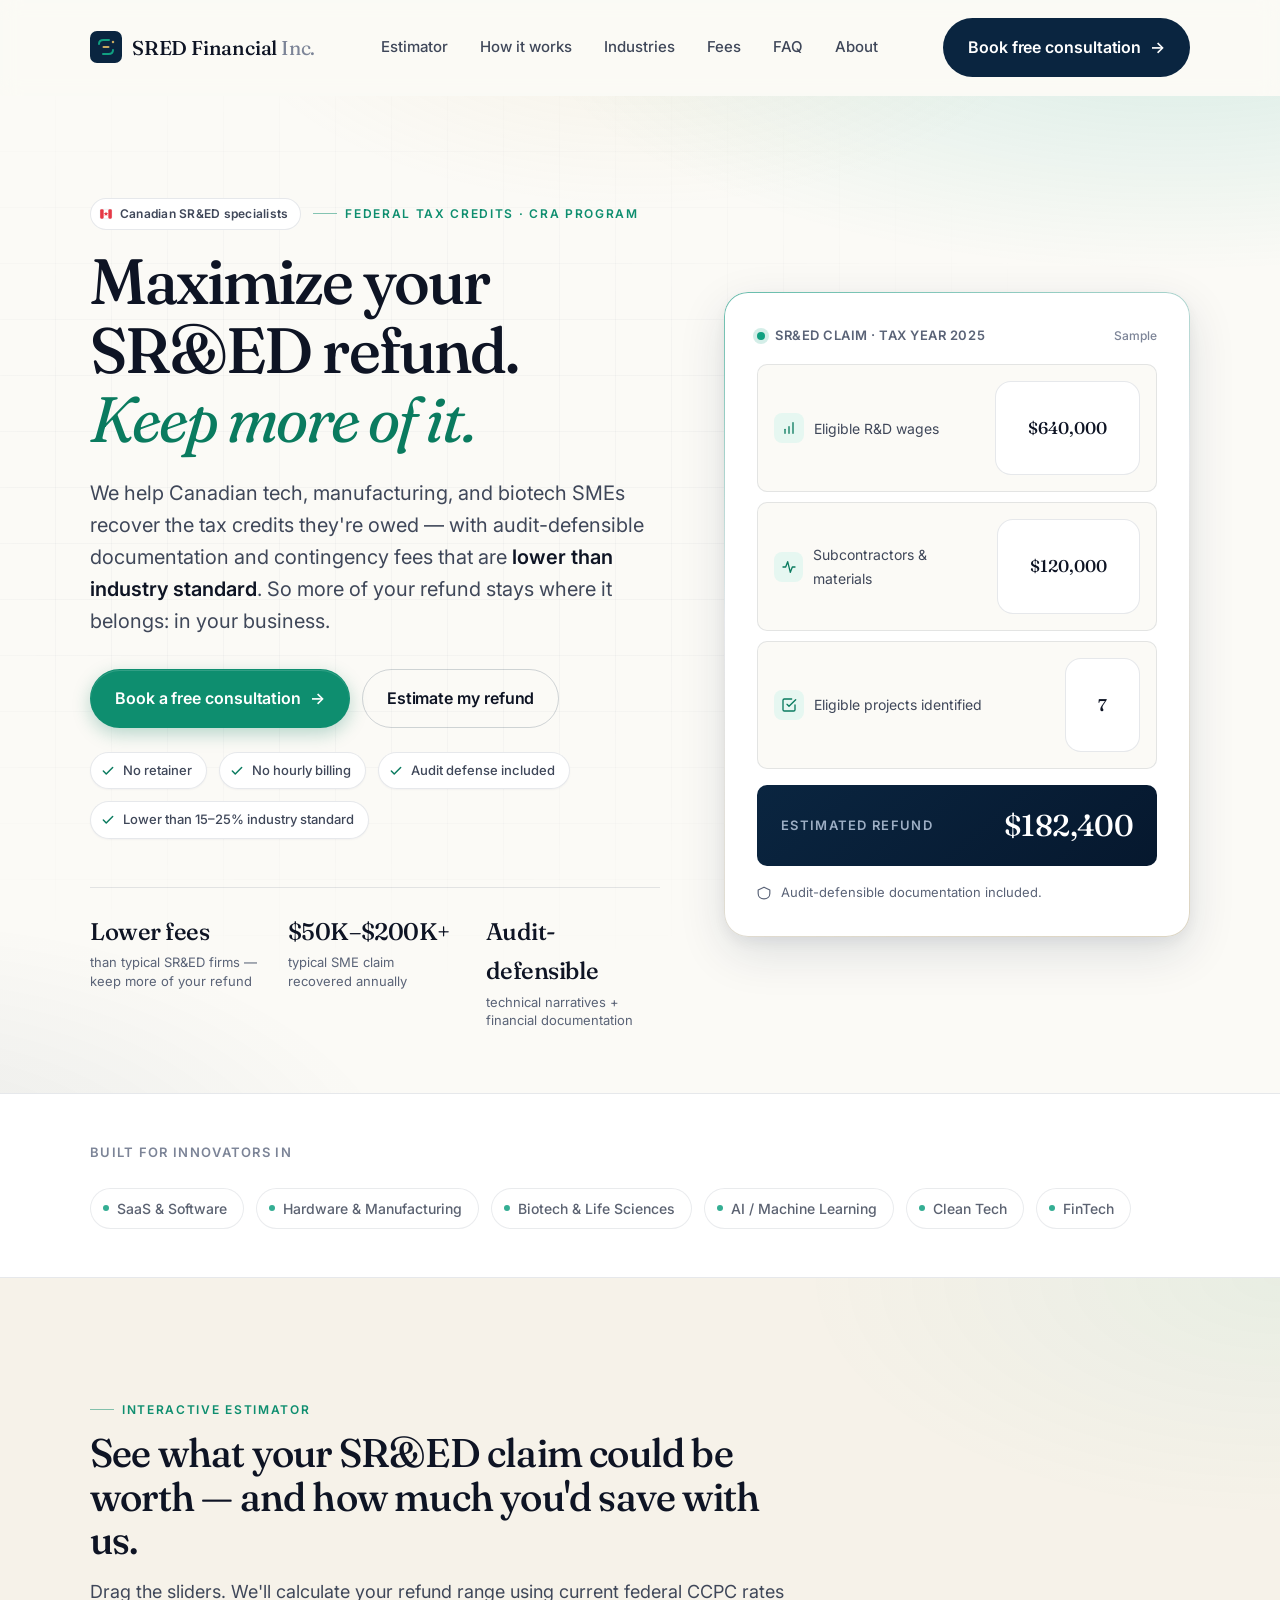
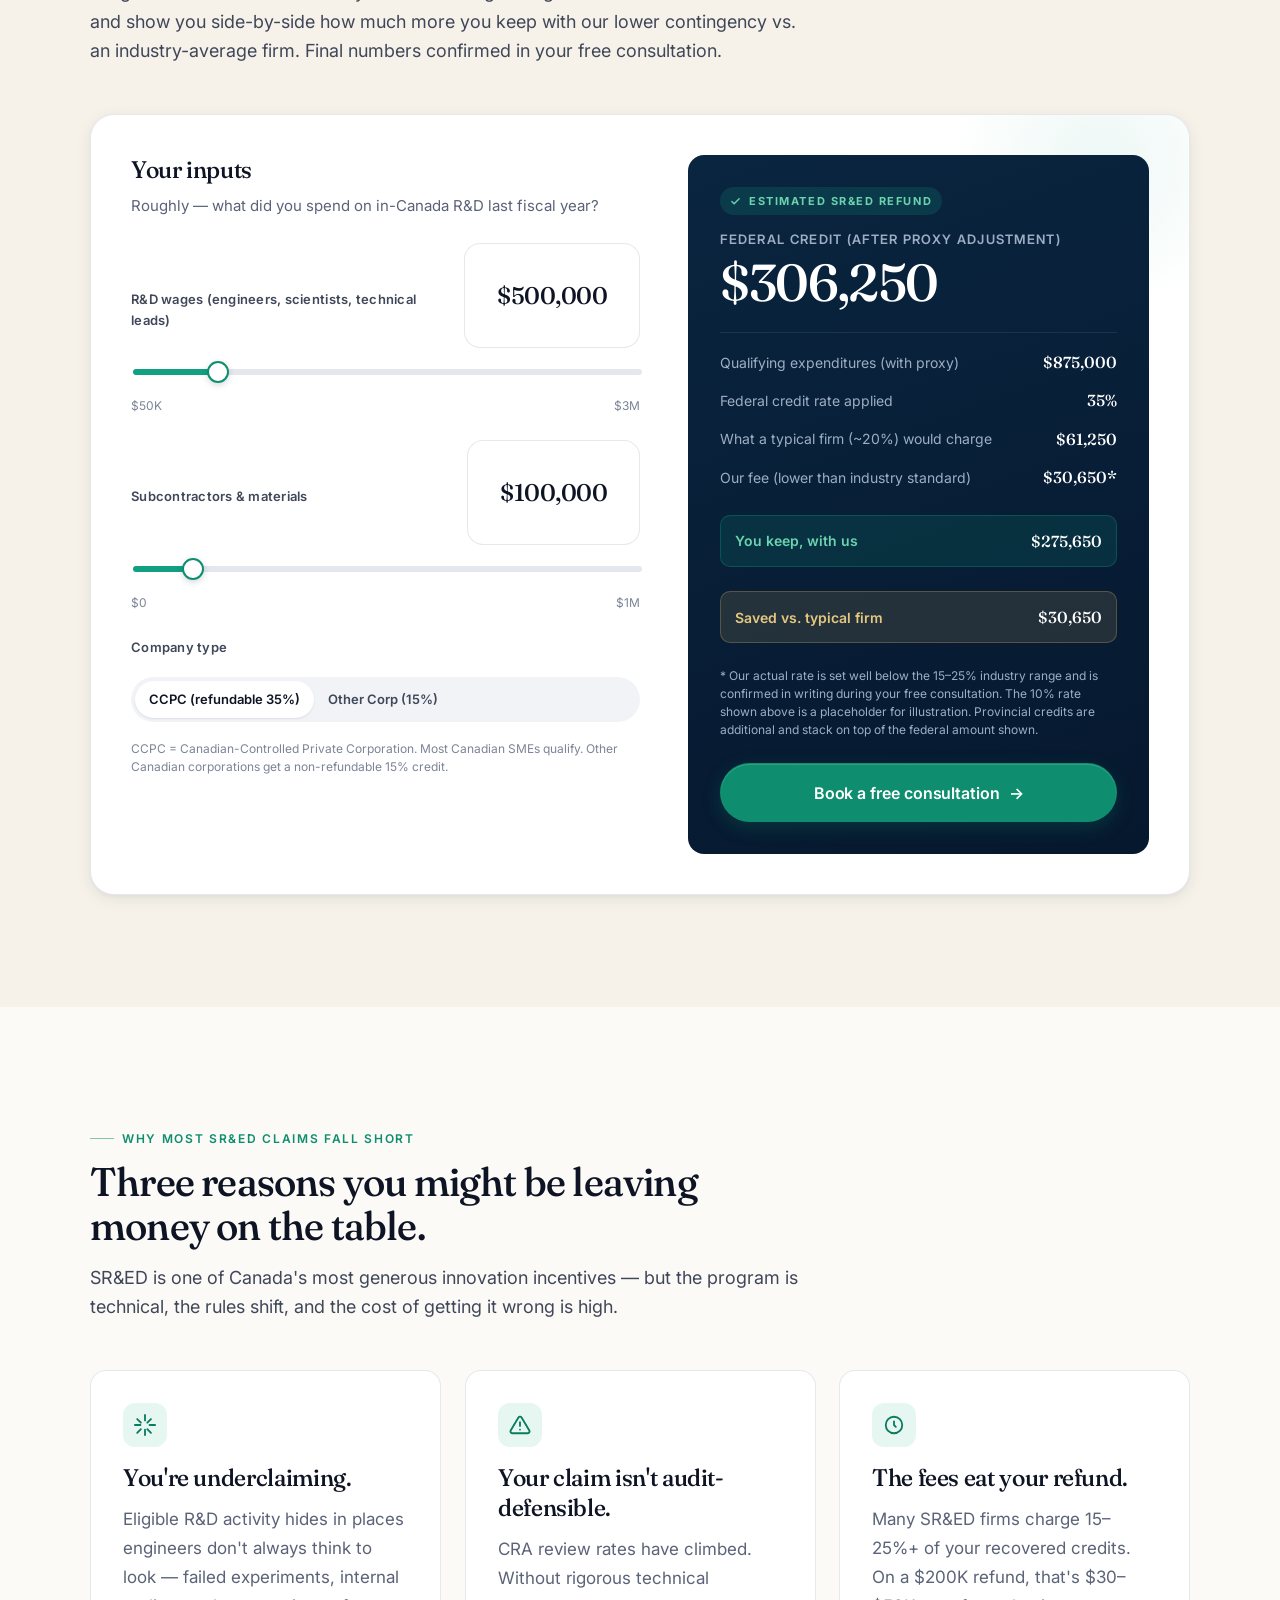
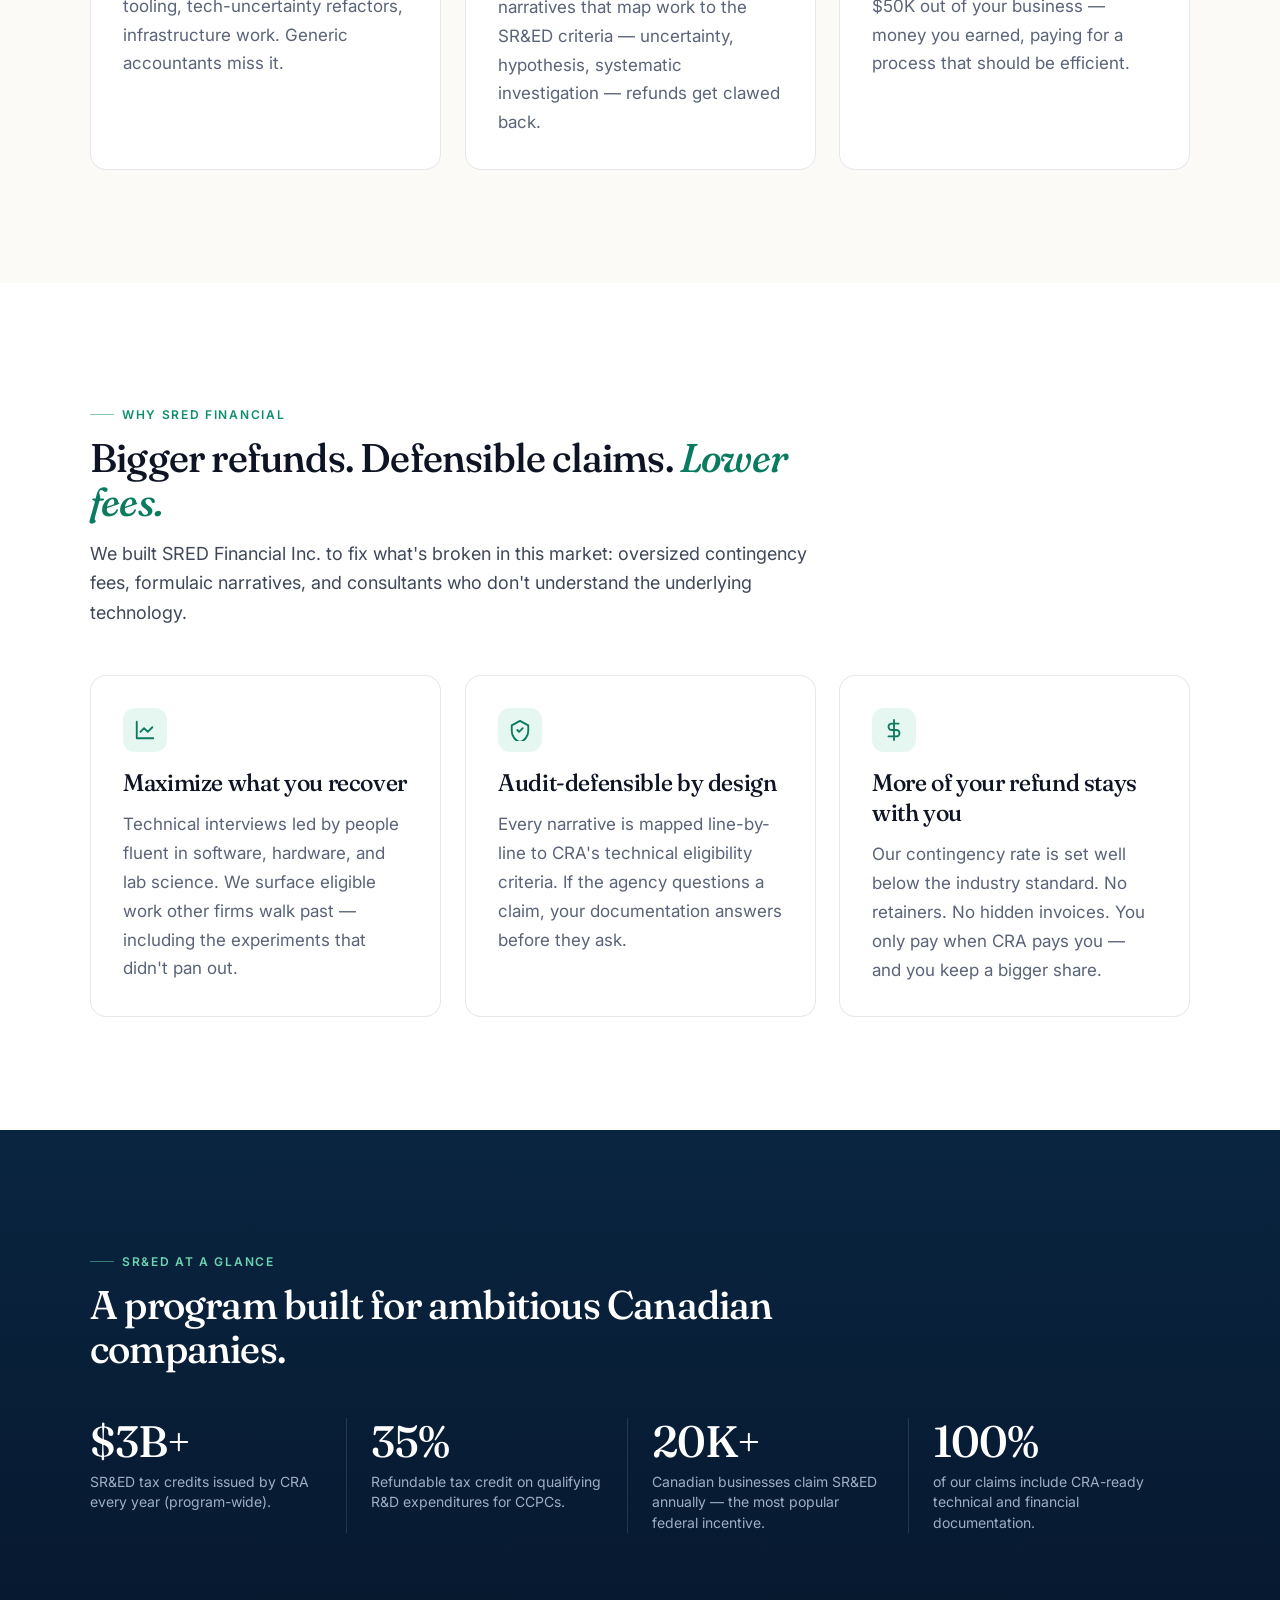
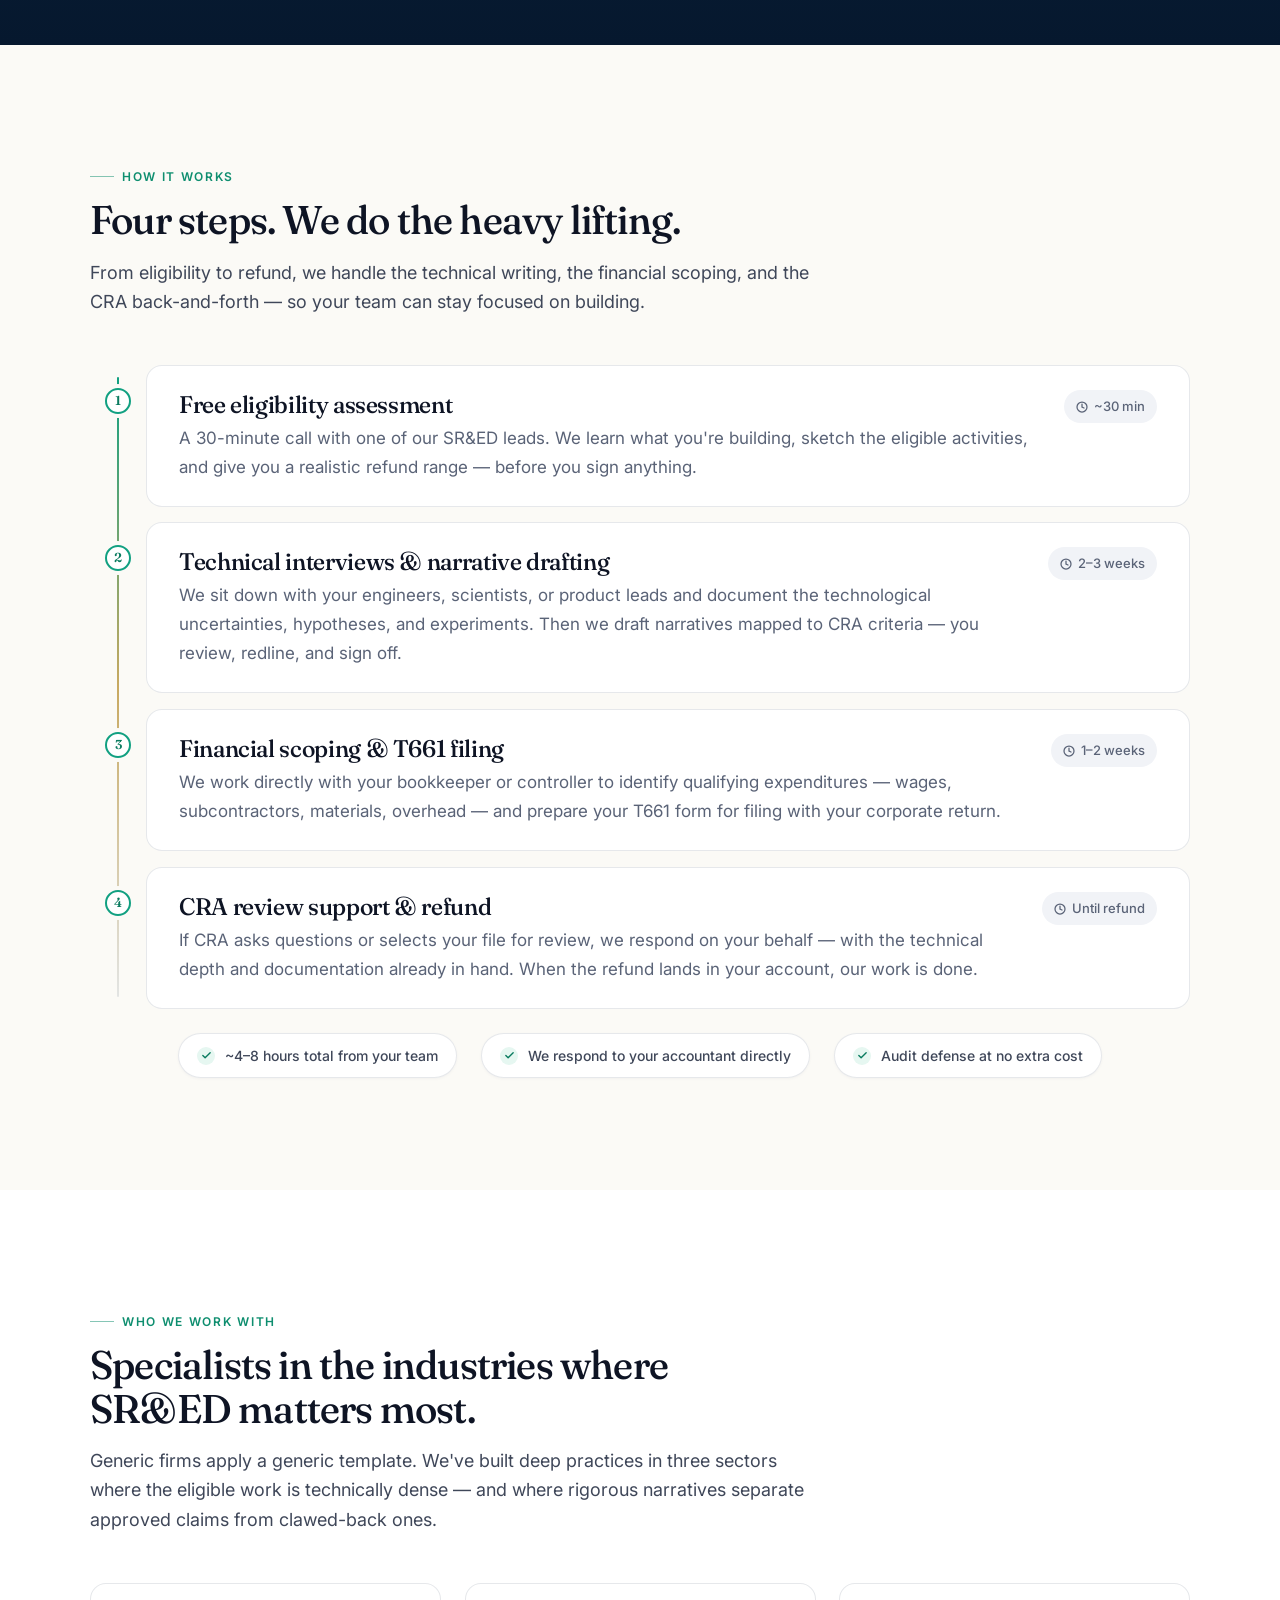
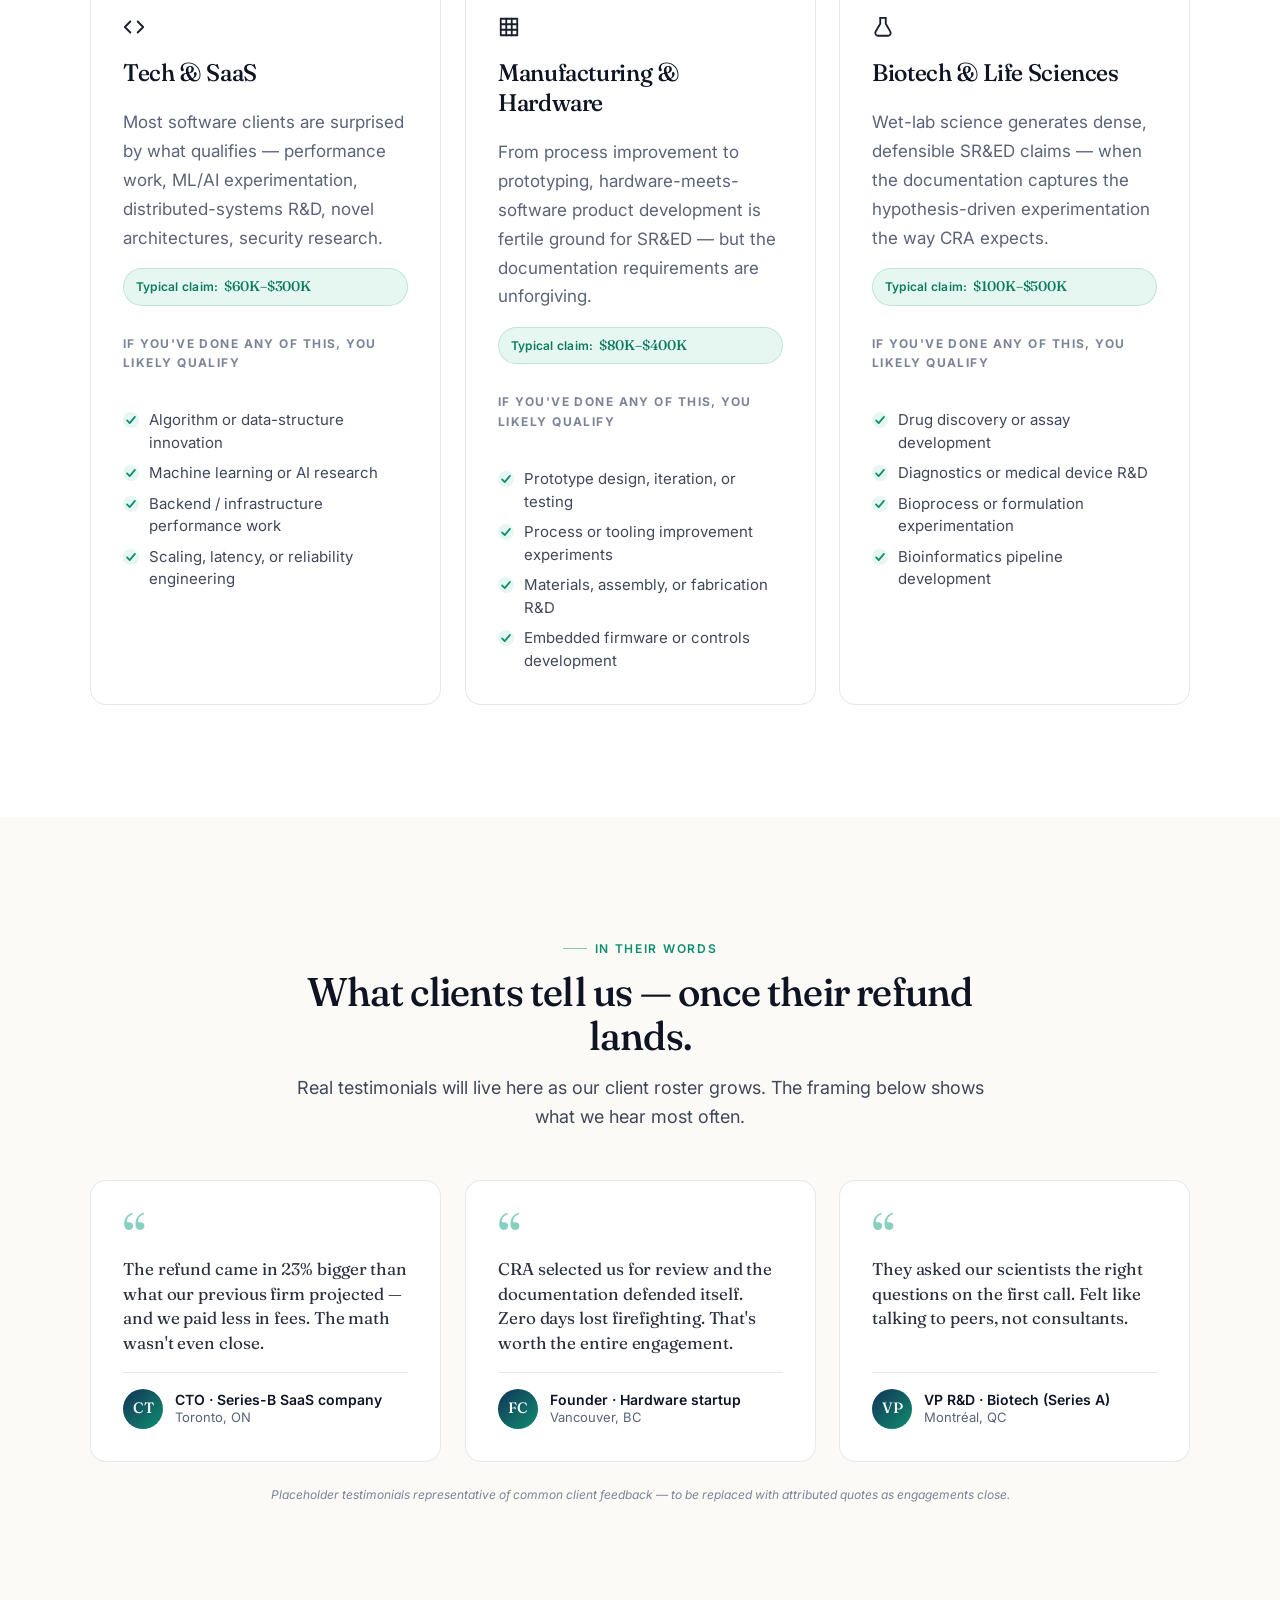
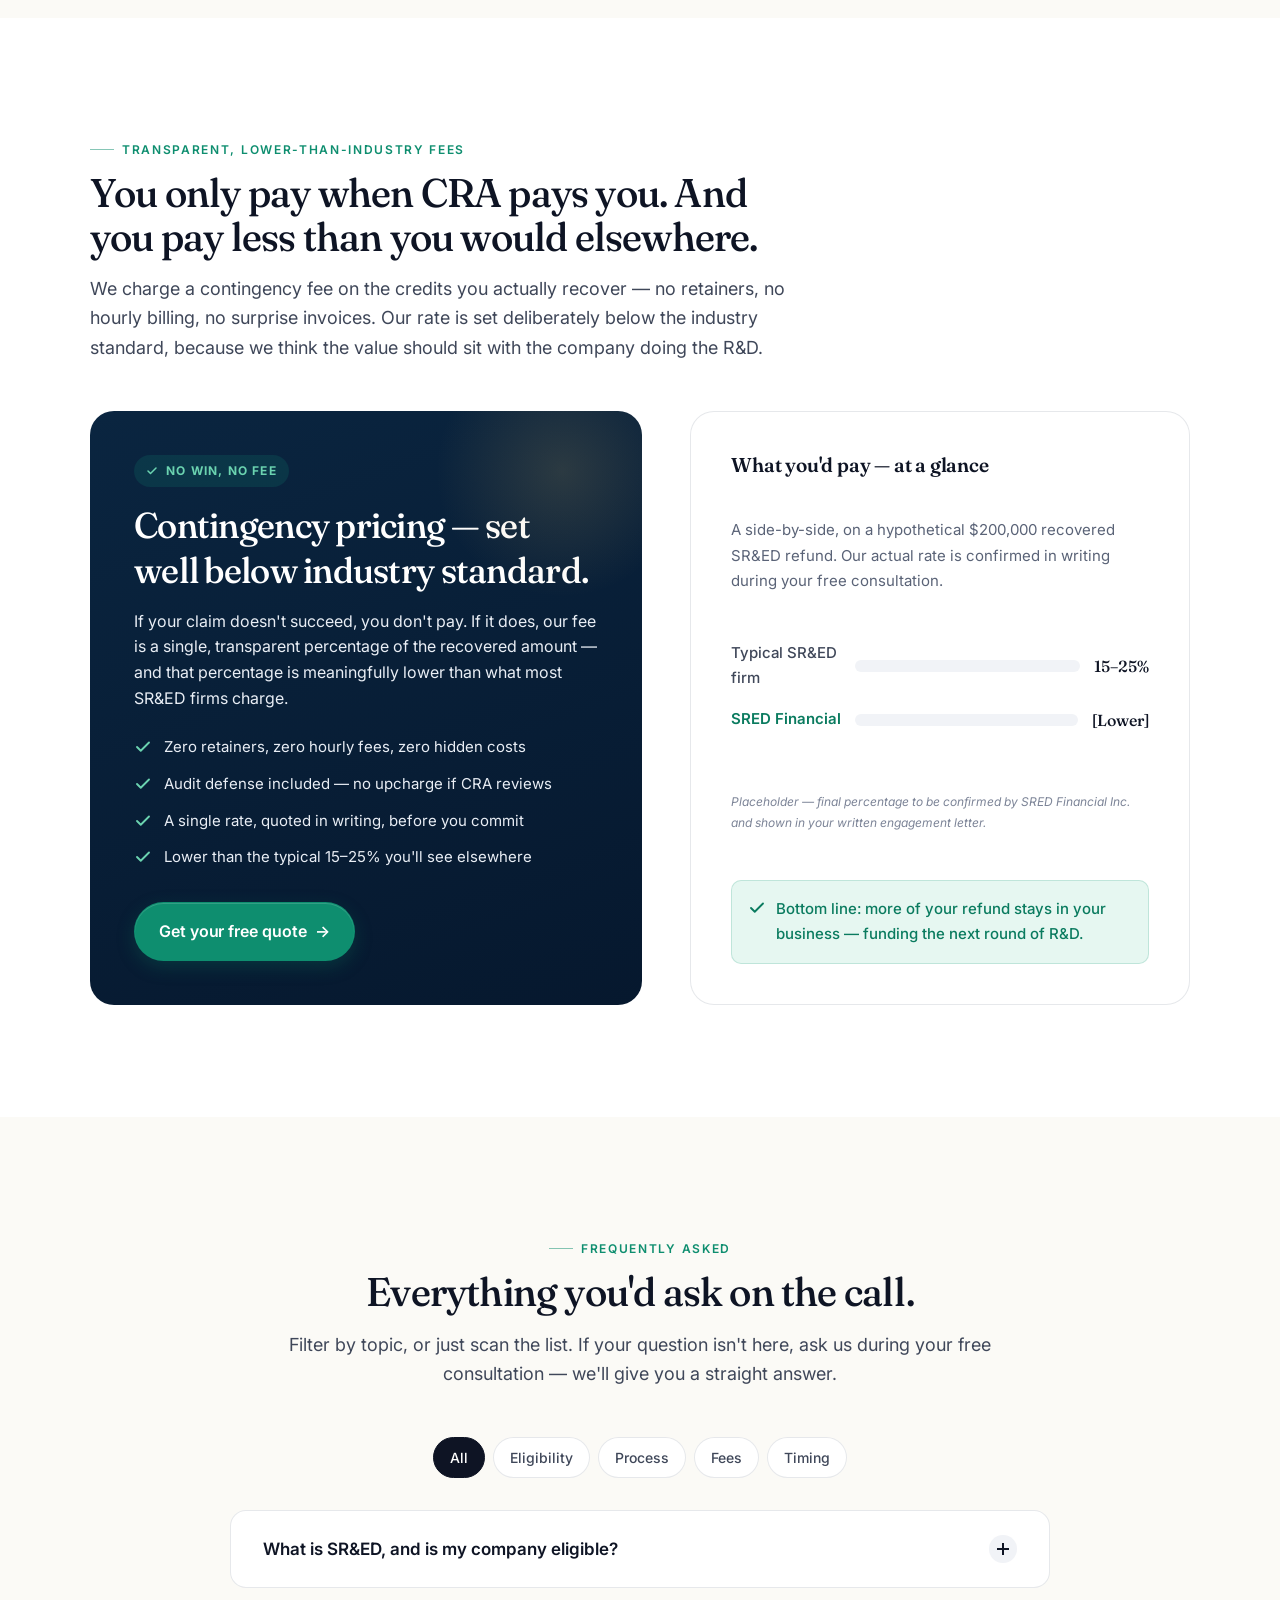
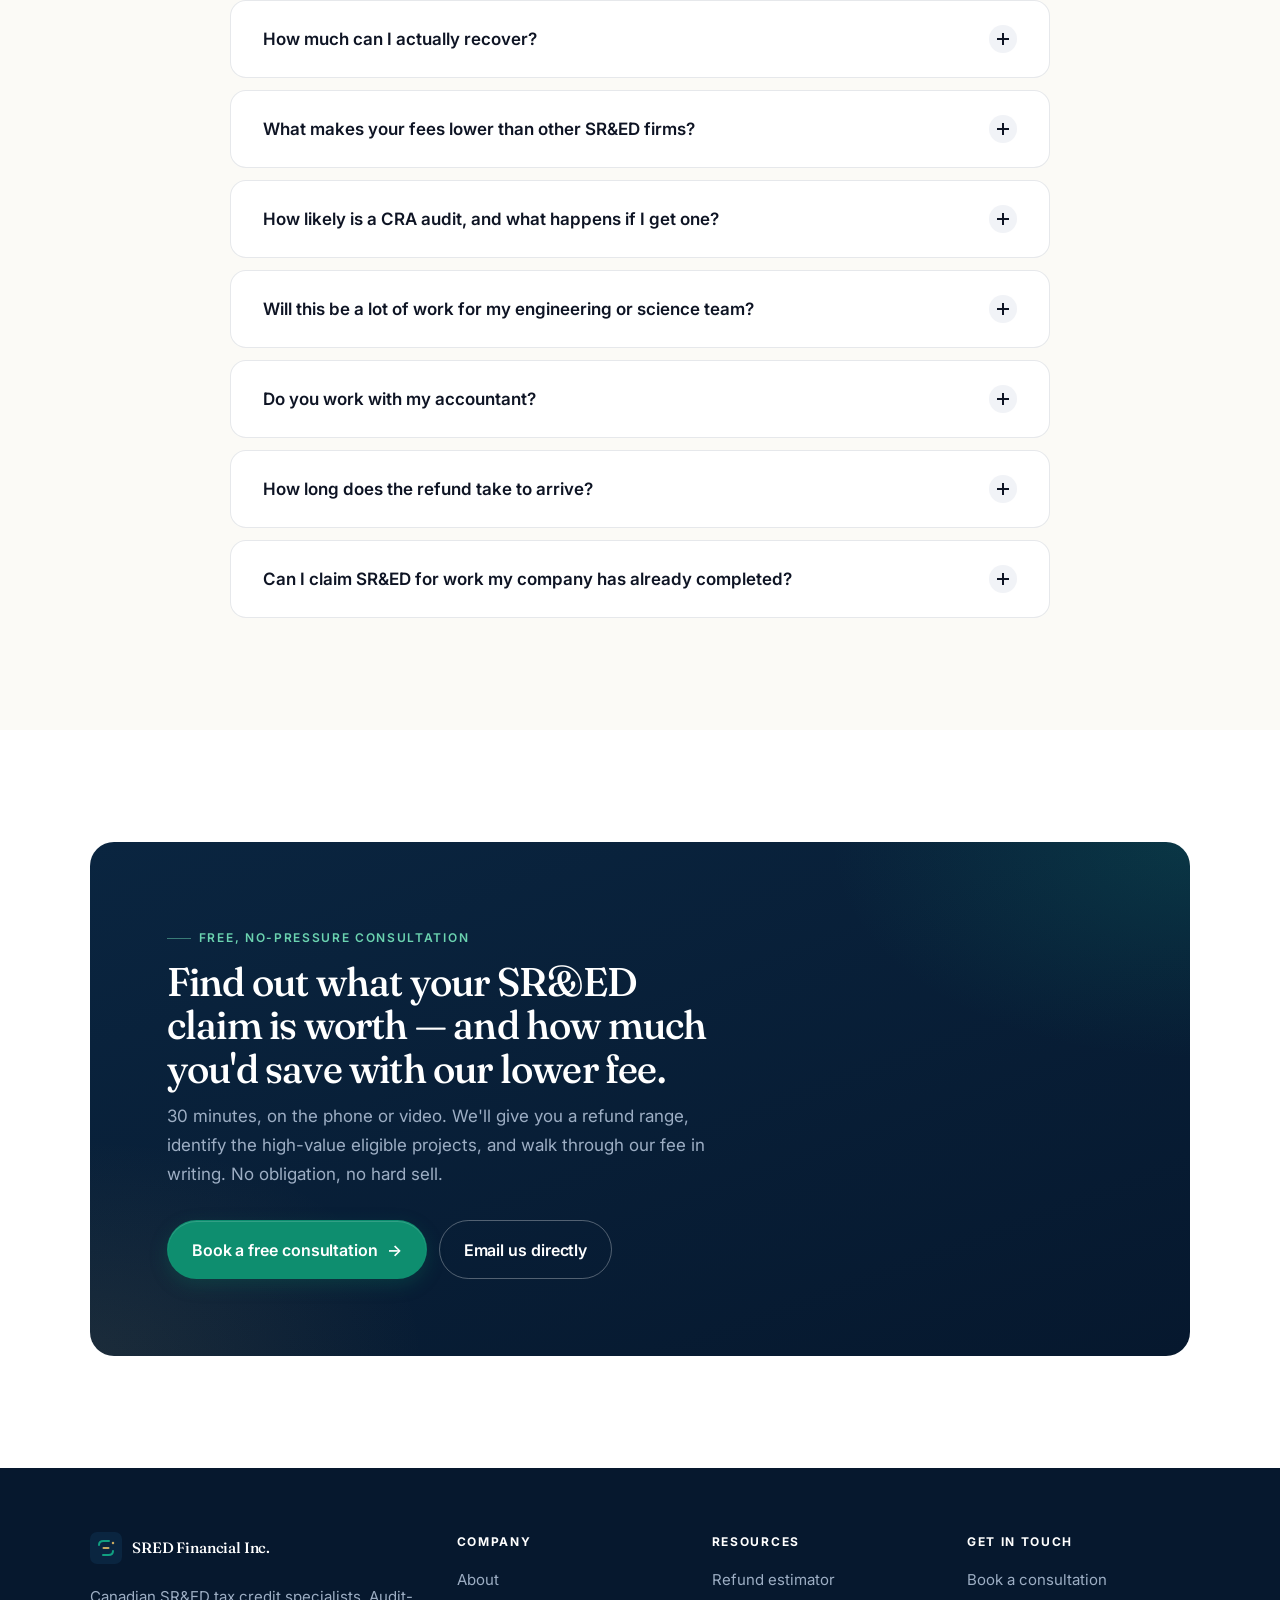
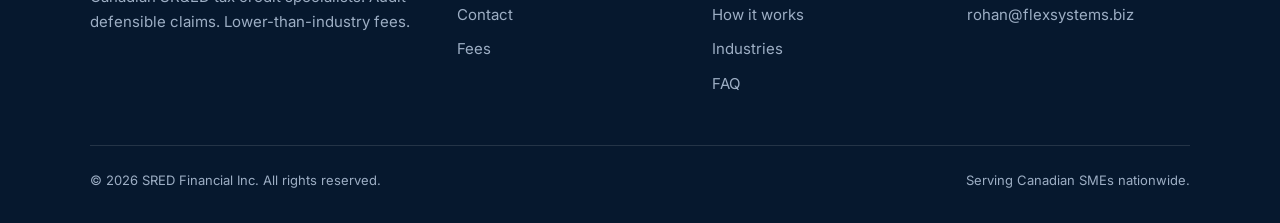
<file: index.html>
<!DOCTYPE html>
<html lang="en">
<head>
  <meta charset="UTF-8" />
  <meta name="viewport" content="width=device-width, initial-scale=1, viewport-fit=cover" />
  <meta name="theme-color" content="#0A2540" />

  <title>SRED Financial Inc. — Maximize Your SR&amp;ED Refund. Keep More of It.</title>
  <meta name="description" content="Canadian SR&amp;ED tax credit specialists for tech, manufacturing, and biotech SMEs. Audit-defensible claims, lower-than-industry contingency fees — more of your refund stays with you. Book a free consultation." />
  <meta name="author" content="SRED Financial Inc." />
  <meta name="robots" content="index, follow" />
  <link rel="canonical" href="https://sredfinancial.example/" />

  <!-- Open Graph -->
  <meta property="og:type" content="website" />
  <meta property="og:title" content="SRED Financial Inc. — Maximize Your SR&amp;ED Refund." />
  <meta property="og:description" content="Audit-defensible SR&amp;ED claims with lower-than-industry contingency fees. More of your refund stays with you." />
  <meta property="og:url" content="https://sredfinancial.example/" />
  <meta property="og:site_name" content="SRED Financial Inc." />
  <meta property="og:image" content="https://sredfinancial.example/assets/og-image.png" />
  <meta property="og:image:width" content="1200" />
  <meta property="og:image:height" content="630" />
  <meta property="og:image:type" content="image/png" />
  <meta property="og:locale" content="en_CA" />

  <!-- Twitter -->
  <meta name="twitter:card" content="summary_large_image" />
  <meta name="twitter:title" content="SRED Financial Inc. — Maximize Your SR&amp;ED Refund." />
  <meta name="twitter:description" content="Audit-defensible SR&amp;ED claims with lower-than-industry contingency fees." />
  <meta name="twitter:image" content="https://sredfinancial.example/assets/og-image.png" />

  <!-- Icons -->
  <link rel="icon" type="image/svg+xml" href="assets/favicon.svg" />

  <!-- Fonts -->
  <link rel="preconnect" href="https://fonts.googleapis.com" />
  <link rel="preconnect" href="https://fonts.gstatic.com" crossorigin />
  <link href="https://fonts.googleapis.com/css2?family=Fraunces:opsz,wght,SOFT@9..144,400..600,30&family=Inter:wght@400;500;600;700&display=swap" rel="stylesheet" />

  <!-- Styles -->
  <link rel="stylesheet" href="css/styles.css" />

  <!-- JSON-LD: Organization -->
  <script type="application/ld+json">
  {
    "@context": "https://schema.org",
    "@type": "ProfessionalService",
    "name": "SRED Financial Inc.",
    "description": "Canadian SR&ED tax credit consulting for tech, manufacturing, and biotech SMEs.",
    "areaServed": "CA",
    "serviceType": "SR&ED Tax Credit Consulting",
    "url": "https://sredfinancial.example/",
    "email": "rohan@flexsystems.biz"
  }
  </script>
</head>
<body>
  <a class="skip-link" href="#main">Skip to content</a>

  <!-- Scroll progress -->
  <div class="scroll-progress" aria-hidden="true"><span id="scrollProgressBar"></span></div>

  <!-- =========================== HEADER =========================== -->
  <header class="site-header" id="site-header">
    <div class="container">
      <nav class="nav" aria-label="Primary">
        <a href="index.html" class="brand" aria-label="SRED Financial Inc. — home">
          <img src="assets/logo.svg" alt="" class="brand-mark" width="32" height="32" />
          <span>SRED Financial<span style="color:var(--gray-500); font-weight:400;"> Inc.</span></span>
        </a>

        <div class="nav-links" role="menubar">
          <a href="#estimator" role="menuitem">Estimator</a>
          <a href="#how-it-works" role="menuitem">How it works</a>
          <a href="#industries" role="menuitem">Industries</a>
          <a href="#fees" role="menuitem">Fees</a>
          <a href="#faq" role="menuitem">FAQ</a>
          <a href="about.html" role="menuitem">About</a>
        </div>

        <div class="nav-cta">
          <a href="contact.html" class="btn btn-dark">
            Book free consultation
            <span class="arrow" aria-hidden="true">→</span>
          </a>
          <button class="nav-toggle" id="navToggle" aria-label="Toggle menu" aria-expanded="false" aria-controls="mobileMenu">
            <svg width="20" height="20" viewBox="0 0 24 24" fill="none" stroke="currentColor" stroke-width="2" stroke-linecap="round"><line x1="4" y1="7" x2="20" y2="7"/><line x1="4" y1="12" x2="20" y2="12"/><line x1="4" y1="17" x2="20" y2="17"/></svg>
          </button>
        </div>
      </nav>

      <div class="mobile-menu" id="mobileMenu" aria-label="Mobile">
        <a href="#estimator">Estimator</a>
        <a href="#how-it-works">How it works</a>
        <a href="#industries">Industries</a>
        <a href="#fees">Fees</a>
        <a href="#faq">FAQ</a>
        <a href="about.html">About</a>
        <a href="contact.html" class="btn btn-primary">Book free consultation</a>
      </div>
    </div>
  </header>

  <main id="main">
    <!-- =========================== HERO =========================== -->
    <section class="hero">
      <div class="container">
        <div class="hero-grid">
          <div class="reveal">
            <div class="hero-eyebrow-row">
              <span class="flag-pill">
                <svg viewBox="0 0 24 24" fill="none" aria-hidden="true"><rect x="2" y="4" width="20" height="16" rx="2" fill="#fff" stroke="#E4E7EE"/><rect x="2" y="4" width="6" height="16" rx="2" fill="#E63946"/><rect x="16" y="4" width="6" height="16" rx="2" fill="#E63946"/><path d="M12 8l1.2 2.4 2.6.4-1.9 1.7.5 2.5L12 13.8l-2.4 1.2.5-2.5L8.2 10.8l2.6-.4L12 8z" fill="#E63946"/></svg>
                Canadian SR&amp;ED specialists
              </span>
              <span class="eyebrow">Federal tax credits · CRA program</span>
            </div>

            <h1>
              Maximize your SR&amp;ED refund.<br />
              <span class="accent">Keep more of it.</span>
            </h1>

            <p class="lead">
              We help Canadian tech, manufacturing, and biotech SMEs recover the tax credits they're owed — with audit-defensible documentation and contingency fees that are <strong style="color:var(--ink); font-weight:600;">lower than industry standard</strong>. So more of your refund stays where it belongs: in your business.
            </p>

            <div class="hero-ctas">
              <a href="contact.html" class="btn btn-primary">
                Book a free consultation
                <span class="arrow" aria-hidden="true">→</span>
              </a>
              <a href="#estimator" class="btn btn-ghost">
                Estimate my refund
              </a>
            </div>

            <div class="trust-microbar" aria-label="What you get">
              <span class="pill"><svg width="14" height="14" viewBox="0 0 24 24" fill="none" stroke="currentColor" stroke-width="2.5" stroke-linecap="round" stroke-linejoin="round"><polyline points="20 6 9 17 4 12"/></svg>No retainer</span>
              <span class="pill"><svg width="14" height="14" viewBox="0 0 24 24" fill="none" stroke="currentColor" stroke-width="2.5" stroke-linecap="round" stroke-linejoin="round"><polyline points="20 6 9 17 4 12"/></svg>No hourly billing</span>
              <span class="pill"><svg width="14" height="14" viewBox="0 0 24 24" fill="none" stroke="currentColor" stroke-width="2.5" stroke-linecap="round" stroke-linejoin="round"><polyline points="20 6 9 17 4 12"/></svg>Audit defense included</span>
              <span class="pill"><svg width="14" height="14" viewBox="0 0 24 24" fill="none" stroke="currentColor" stroke-width="2.5" stroke-linecap="round" stroke-linejoin="round"><polyline points="20 6 9 17 4 12"/></svg>Lower than 15–25% industry standard</span>
            </div>

            <div class="hero-trust" aria-label="Highlights">
              <div>
                <strong>Lower fees</strong>
                <span>than typical SR&amp;ED firms — keep more of your refund</span>
              </div>
              <div>
                <strong>$50K–$200K+</strong>
                <span>typical SME claim recovered annually</span>
              </div>
              <div>
                <strong>Audit-defensible</strong>
                <span>technical narratives + financial documentation</span>
              </div>
            </div>
          </div>

          <!-- Hero card visual -->
          <aside class="hero-card reveal" data-delay="1" aria-hidden="true">
            <div style="display:flex; align-items:center; justify-content:space-between; margin-bottom: 18px;">
              <div style="display:flex; align-items:center; gap:10px;">
                <span class="dot"></span>
                <span style="font-size: 0.8125rem; color: var(--gray-600); font-weight: 600; letter-spacing: 0.04em; text-transform: uppercase;">SR&amp;ED claim · Tax year 2025</span>
              </div>
              <span style="font-size:0.75rem; color: var(--gray-500); font-weight: 500;">Sample</span>
            </div>

            <div class="refund-tile">
              <span class="label">
                <span class="icon">
                  <svg width="16" height="16" viewBox="0 0 24 24" fill="none" stroke="currentColor" stroke-width="2" stroke-linecap="round" stroke-linejoin="round"><path d="M12 20V10"/><path d="M18 20V4"/><path d="M6 20v-6"/></svg>
                </span>
                Eligible R&amp;D wages
              </span>
              <span class="value">$640,000</span>
            </div>
            <div class="refund-tile">
              <span class="label">
                <span class="icon">
                  <svg width="16" height="16" viewBox="0 0 24 24" fill="none" stroke="currentColor" stroke-width="2" stroke-linecap="round" stroke-linejoin="round"><path d="M3 12h4l3-8 4 16 3-8h4"/></svg>
                </span>
                Subcontractors &amp; materials
              </span>
              <span class="value">$120,000</span>
            </div>
            <div class="refund-tile">
              <span class="label">
                <span class="icon">
                  <svg width="16" height="16" viewBox="0 0 24 24" fill="none" stroke="currentColor" stroke-width="2" stroke-linecap="round" stroke-linejoin="round"><path d="M9 11l3 3L22 4"/><path d="M21 12v7a2 2 0 0 1-2 2H5a2 2 0 0 1-2-2V5a2 2 0 0 1 2-2h11"/></svg>
                </span>
                Eligible projects identified
              </span>
              <span class="value">7</span>
            </div>

            <div class="refund-summary">
              <span class="label">Estimated refund</span>
              <span class="amount">$182,400</span>
            </div>

            <div class="hero-card-foot">
              <svg width="14" height="14" viewBox="0 0 24 24" fill="none" stroke="currentColor" stroke-width="2" stroke-linecap="round" stroke-linejoin="round"><path d="M12 2L2 7v6c0 5 4 9 10 9s10-4 10-9V7l-10-5z"/></svg>
              Audit-defensible documentation included.
            </div>
          </aside>
        </div>
      </div>
    </section>

    <!-- =========================== INDUSTRY PILLS STRIP =========================== -->
    <div class="logo-strip">
      <div class="container">
        <div class="logo-strip-inner">
          <span class="logo-strip-label">Built for innovators in</span>
          <div class="logo-strip-items">
            <span class="industry-pill">SaaS &amp; Software</span>
            <span class="industry-pill">Hardware &amp; Manufacturing</span>
            <span class="industry-pill">Biotech &amp; Life Sciences</span>
            <span class="industry-pill">AI / Machine Learning</span>
            <span class="industry-pill">Clean Tech</span>
            <span class="industry-pill">FinTech</span>
          </div>
        </div>
      </div>
    </div>

    <!-- =========================== ESTIMATOR =========================== -->
    <section class="estimator-section" id="estimator">
      <div class="container">
        <div class="section-head reveal">
          <span class="eyebrow">Interactive estimator</span>
          <h2>See what your SR&amp;ED claim could be worth — and how much you'd save with us.</h2>
          <p>Drag the sliders. We'll calculate your refund range using current federal CCPC rates and show you side-by-side how much more you keep with our lower contingency vs. an industry-average firm. Final numbers confirmed in your free consultation.</p>
        </div>

        <div class="estimator reveal" data-delay="1">
          <!-- Controls -->
          <div class="estimator-controls">
            <h3 style="font-family:var(--font-display); font-size:1.5rem; letter-spacing:-0.015em;">Your inputs</h3>
            <p>Roughly — what did you spend on in-Canada R&amp;D last fiscal year?</p>

            <div class="estimator-control">
              <div class="row">
                <label for="wages">R&amp;D wages (engineers, scientists, technical leads)</label>
                <span class="value" id="wagesValue">$500,000</span>
              </div>
              <input type="range" id="wages" min="50000" max="3000000" step="10000" value="500000" />
              <div style="display:flex; justify-content:space-between; font-size:0.75rem; color:var(--gray-500);">
                <span>$50K</span><span>$3M</span>
              </div>
            </div>

            <div class="estimator-control">
              <div class="row">
                <label for="subs">Subcontractors &amp; materials</label>
                <span class="value" id="subsValue">$100,000</span>
              </div>
              <input type="range" id="subs" min="0" max="1000000" step="5000" value="100000" />
              <div style="display:flex; justify-content:space-between; font-size:0.75rem; color:var(--gray-500);">
                <span>$0</span><span>$1M</span>
              </div>
            </div>

            <div class="estimator-control">
              <div class="row">
                <label>Company type</label>
              </div>
              <div class="estimator-segment" role="tablist" aria-label="Company type">
                <button type="button" class="is-active" data-rate="0.35" data-type="ccpc" role="tab" aria-selected="true">CCPC (refundable 35%)</button>
                <button type="button" data-rate="0.15" data-type="other" role="tab" aria-selected="false">Other Corp (15%)</button>
              </div>
              <p style="margin-top:8px; font-size:0.75rem; color:var(--gray-500); line-height:1.5;">CCPC = Canadian-Controlled Private Corporation. Most Canadian SMEs qualify. Other Canadian corporations get a non-refundable 15% credit.</p>
            </div>
          </div>

          <!-- Result -->
          <div class="estimator-result" aria-live="polite">
            <span class="ribbon">
              <svg width="11" height="11" viewBox="0 0 24 24" fill="none" stroke="currentColor" stroke-width="3" stroke-linecap="round"><polyline points="20 6 9 17 4 12"/></svg>
              Estimated SR&amp;ED refund
            </span>
            <h4>Federal credit (after proxy adjustment)</h4>
            <div class="big-amount" id="refundAmount">$232,750</div>

            <div class="breakdown">
              <div class="row">
                <span>Qualifying expenditures (with proxy)</span>
                <strong id="qe">$665,000</strong>
              </div>
              <div class="row">
                <span>Federal credit rate applied</span>
                <strong id="rateLbl">35%</strong>
              </div>
              <div class="row">
                <span>What a typical firm (~20%) would charge</span>
                <strong id="theirFee">$46,550</strong>
              </div>
              <div class="row">
                <span>Our fee (lower than industry standard)</span>
                <strong id="ourFee">$23,275*</strong>
              </div>
              <div class="row savings">
                <span>You keep, with us</span>
                <strong id="youKeep">$209,475</strong>
              </div>
              <div class="row savings" style="background:rgba(200,169,97,0.15); border-color:rgba(200,169,97,0.3); color:#E5C880;">
                <span>Saved vs. typical firm</span>
                <strong id="savings" style="color:#FFFFFF;">$23,275</strong>
              </div>
            </div>

            <p class="footnote">* Our actual rate is set well below the 15–25% industry range and is confirmed in writing during your free consultation. The 10% rate shown above is a placeholder for illustration. Provincial credits are additional and stack on top of the federal amount shown.</p>

            <div class="cta-row">
              <a href="contact.html" class="btn btn-primary">
                Book a free consultation
                <span class="arrow" aria-hidden="true">→</span>
              </a>
            </div>
          </div>
        </div>
      </div>
    </section>

    <!-- =========================== PROBLEM =========================== -->
    <section class="bg-cream">
      <div class="container">
        <div class="section-head reveal">
          <span class="eyebrow">Why most SR&amp;ED claims fall short</span>
          <h2>Three reasons you might be leaving money on the table.</h2>
          <p>SR&amp;ED is one of Canada's most generous innovation incentives — but the program is technical, the rules shift, and the cost of getting it wrong is high.</p>
        </div>

        <div class="grid-3">
          <div class="card reveal" data-delay="1">
            <div class="icon-tile">
              <svg width="22" height="22" viewBox="0 0 24 24" fill="none" stroke="currentColor" stroke-width="2" stroke-linecap="round" stroke-linejoin="round"><path d="M12 1v6m0 10v6m11-11h-6M7 12H1m17.5-6.5l-4 4m-7 7l-4 4m0-15l4 4m7 7l4 4"/></svg>
            </div>
            <h3>You're underclaiming.</h3>
            <p>Eligible R&amp;D activity hides in places engineers don't always think to look — failed experiments, internal tooling, tech-uncertainty refactors, infrastructure work. Generic accountants miss it.</p>
          </div>

          <div class="card reveal" data-delay="2">
            <div class="icon-tile">
              <svg width="22" height="22" viewBox="0 0 24 24" fill="none" stroke="currentColor" stroke-width="2" stroke-linecap="round" stroke-linejoin="round"><path d="M12 9v4"/><path d="M12 17h.01"/><path d="M10.29 3.86L1.82 18a2 2 0 0 0 1.71 3h16.94a2 2 0 0 0 1.71-3L13.71 3.86a2 2 0 0 0-3.42 0z"/></svg>
            </div>
            <h3>Your claim isn't audit-defensible.</h3>
            <p>CRA review rates have climbed. Without rigorous technical narratives that map work to the SR&amp;ED criteria — uncertainty, hypothesis, systematic investigation — refunds get clawed back.</p>
          </div>

          <div class="card reveal" data-delay="3">
            <div class="icon-tile">
              <svg width="22" height="22" viewBox="0 0 24 24" fill="none" stroke="currentColor" stroke-width="2" stroke-linecap="round" stroke-linejoin="round"><path d="M12 8v4l2 2"/><circle cx="12" cy="12" r="9"/></svg>
            </div>
            <h3>The fees eat your refund.</h3>
            <p>Many SR&amp;ED firms charge 15–25%+ of your recovered credits. On a $200K refund, that's $30–$50K out of your business — money you earned, paying for a process that should be efficient.</p>
          </div>
        </div>
      </div>
    </section>

    <!-- =========================== SOLUTION / DIFFERENTIATORS =========================== -->
    <section class="bg-white">
      <div class="container">
        <div class="section-head reveal">
          <span class="eyebrow">Why SRED Financial</span>
          <h2>Bigger refunds. Defensible claims. <em style="font-style:italic; color:var(--emerald-700);">Lower fees.</em></h2>
          <p>We built SRED Financial Inc. to fix what's broken in this market: oversized contingency fees, formulaic narratives, and consultants who don't understand the underlying technology.</p>
        </div>

        <div class="grid-3">
          <div class="card reveal" data-delay="1">
            <div class="icon-tile">
              <svg width="22" height="22" viewBox="0 0 24 24" fill="none" stroke="currentColor" stroke-width="2" stroke-linecap="round" stroke-linejoin="round"><path d="M3 3v18h18"/><path d="M7 14l4-4 4 4 5-5"/></svg>
            </div>
            <h3>Maximize what you recover</h3>
            <p>Technical interviews led by people fluent in software, hardware, and lab science. We surface eligible work other firms walk past — including the experiments that didn't pan out.</p>
          </div>

          <div class="card reveal" data-delay="2">
            <div class="icon-tile">
              <svg width="22" height="22" viewBox="0 0 24 24" fill="none" stroke="currentColor" stroke-width="2" stroke-linecap="round" stroke-linejoin="round"><path d="M12 2L3 7v6c0 5.5 3.84 10.74 9 12 5.16-1.26 9-6.5 9-12V7l-9-5z"/><path d="M9 12l2 2 4-4"/></svg>
            </div>
            <h3>Audit-defensible by design</h3>
            <p>Every narrative is mapped line-by-line to CRA's technical eligibility criteria. If the agency questions a claim, your documentation answers before they ask.</p>
          </div>

          <div class="card reveal" data-delay="3">
            <div class="icon-tile">
              <svg width="22" height="22" viewBox="0 0 24 24" fill="none" stroke="currentColor" stroke-width="2" stroke-linecap="round" stroke-linejoin="round"><path d="M12 1v22M17 5H9.5a3.5 3.5 0 0 0 0 7h5a3.5 3.5 0 0 1 0 7H6"/></svg>
            </div>
            <h3>More of your refund stays with you</h3>
            <p>Our contingency rate is set well below the industry standard. No retainers. No hidden invoices. You only pay when CRA pays you — and you keep a bigger share.</p>
          </div>
        </div>
      </div>
    </section>

    <!-- =========================== STATS / NAVY BAND =========================== -->
    <section class="bg-navy">
      <div class="container">
        <div class="section-head reveal">
          <span class="eyebrow on-dark">SR&amp;ED at a glance</span>
          <h2 style="color: var(--white);">A program built for ambitious Canadian companies.</h2>
        </div>

        <div class="stat-row">
          <div class="stat reveal" data-delay="1">
            <div class="num">$3B+</div>
            <div class="lbl">SR&amp;ED tax credits issued by CRA every year (program-wide).</div>
          </div>
          <div class="stat reveal" data-delay="2">
            <div class="num">35%</div>
            <div class="lbl">Refundable tax credit on qualifying R&amp;D expenditures for CCPCs.</div>
          </div>
          <div class="stat reveal" data-delay="3">
            <div class="num">20K+</div>
            <div class="lbl">Canadian businesses claim SR&amp;ED annually — the most popular federal incentive.</div>
          </div>
          <div class="stat reveal" data-delay="3">
            <div class="num">100%</div>
            <div class="lbl">of our claims include CRA-ready technical and financial documentation.</div>
          </div>
        </div>
      </div>
    </section>

    <!-- =========================== HOW IT WORKS — TIMELINE =========================== -->
    <section id="how-it-works" class="bg-cream">
      <div class="container">
        <div class="section-head reveal">
          <span class="eyebrow">How it works</span>
          <h2>Four steps. We do the heavy lifting.</h2>
          <p>From eligibility to refund, we handle the technical writing, the financial scoping, and the CRA back-and-forth — so your team can stay focused on building.</p>
        </div>

        <div class="timeline">
          <div class="step reveal" data-num="1">
            <div>
              <h3>Free eligibility assessment</h3>
              <p>A 30-minute call with one of our SR&amp;ED leads. We learn what you're building, sketch the eligible activities, and give you a realistic refund range — before you sign anything.</p>
            </div>
            <span class="duration">
              <svg width="12" height="12" viewBox="0 0 24 24" fill="none" stroke="currentColor" stroke-width="2.5" stroke-linecap="round"><circle cx="12" cy="12" r="10"/><path d="M12 6v6l4 2"/></svg>
              ~30 min
            </span>
          </div>

          <div class="step reveal" data-num="2">
            <div>
              <h3>Technical interviews &amp; narrative drafting</h3>
              <p>We sit down with your engineers, scientists, or product leads and document the technological uncertainties, hypotheses, and experiments. Then we draft narratives mapped to CRA criteria — you review, redline, and sign off.</p>
            </div>
            <span class="duration">
              <svg width="12" height="12" viewBox="0 0 24 24" fill="none" stroke="currentColor" stroke-width="2.5" stroke-linecap="round"><circle cx="12" cy="12" r="10"/><path d="M12 6v6l4 2"/></svg>
              2–3 weeks
            </span>
          </div>

          <div class="step reveal" data-num="3">
            <div>
              <h3>Financial scoping &amp; T661 filing</h3>
              <p>We work directly with your bookkeeper or controller to identify qualifying expenditures — wages, subcontractors, materials, overhead — and prepare your T661 form for filing with your corporate return.</p>
            </div>
            <span class="duration">
              <svg width="12" height="12" viewBox="0 0 24 24" fill="none" stroke="currentColor" stroke-width="2.5" stroke-linecap="round"><circle cx="12" cy="12" r="10"/><path d="M12 6v6l4 2"/></svg>
              1–2 weeks
            </span>
          </div>

          <div class="step reveal" data-num="4">
            <div>
              <h3>CRA review support &amp; refund</h3>
              <p>If CRA asks questions or selects your file for review, we respond on your behalf — with the technical depth and documentation already in hand. When the refund lands in your account, our work is done.</p>
            </div>
            <span class="duration">
              <svg width="12" height="12" viewBox="0 0 24 24" fill="none" stroke="currentColor" stroke-width="2.5" stroke-linecap="round"><circle cx="12" cy="12" r="10"/><path d="M12 6v6l4 2"/></svg>
              Until refund
            </span>
          </div>
        </div>

        <div class="outcome-row reveal">
          <span class="outcome-pill">
            <span class="check"><svg width="11" height="11" viewBox="0 0 24 24" fill="none" stroke="currentColor" stroke-width="3" stroke-linecap="round" stroke-linejoin="round"><polyline points="20 6 9 17 4 12"/></svg></span>
            <span class="lbl">~4–8 hours total from your team</span>
          </span>
          <span class="outcome-pill">
            <span class="check"><svg width="11" height="11" viewBox="0 0 24 24" fill="none" stroke="currentColor" stroke-width="3" stroke-linecap="round" stroke-linejoin="round"><polyline points="20 6 9 17 4 12"/></svg></span>
            <span class="lbl">We respond to your accountant directly</span>
          </span>
          <span class="outcome-pill">
            <span class="check"><svg width="11" height="11" viewBox="0 0 24 24" fill="none" stroke="currentColor" stroke-width="3" stroke-linecap="round" stroke-linejoin="round"><polyline points="20 6 9 17 4 12"/></svg></span>
            <span class="lbl">Audit defense at no extra cost</span>
          </span>
        </div>
      </div>
    </section>

    <!-- =========================== INDUSTRIES =========================== -->
    <section id="industries" class="bg-white">
      <div class="container">
        <div class="section-head reveal">
          <span class="eyebrow">Who we work with</span>
          <h2>Specialists in the industries where SR&amp;ED matters most.</h2>
          <p>Generic firms apply a generic template. We've built deep practices in three sectors where the eligible work is technically dense — and where rigorous narratives separate approved claims from clawed-back ones.</p>
        </div>

        <div class="grid-3">
          <article class="industry reveal" data-delay="1">
            <div class="icon-tile">
              <svg width="22" height="22" viewBox="0 0 24 24" fill="none" stroke="currentColor" stroke-width="2" stroke-linecap="round" stroke-linejoin="round"><polyline points="16 18 22 12 16 6"/><polyline points="8 6 2 12 8 18"/></svg>
            </div>
            <h3>Tech &amp; SaaS</h3>
            <p>Most software clients are surprised by what qualifies — performance work, ML/AI experimentation, distributed-systems R&amp;D, novel architectures, security research.</p>
            <span class="claim-range">Typical claim: <span class="num">$60K–$300K</span></span>
            <div class="claim-divider">If you've done any of this, you likely qualify</div>
            <ul>
              <li>Algorithm or data-structure innovation</li>
              <li>Machine learning or AI research</li>
              <li>Backend / infrastructure performance work</li>
              <li>Scaling, latency, or reliability engineering</li>
            </ul>
          </article>

          <article class="industry reveal" data-delay="2">
            <div class="icon-tile">
              <svg width="22" height="22" viewBox="0 0 24 24" fill="none" stroke="currentColor" stroke-width="2" stroke-linecap="round" stroke-linejoin="round"><path d="M3 3h18v18H3z"/><path d="M9 3v18M15 3v18M3 9h18M3 15h18"/></svg>
            </div>
            <h3>Manufacturing &amp; Hardware</h3>
            <p>From process improvement to prototyping, hardware-meets-software product development is fertile ground for SR&amp;ED — but the documentation requirements are unforgiving.</p>
            <span class="claim-range">Typical claim: <span class="num">$80K–$400K</span></span>
            <div class="claim-divider">If you've done any of this, you likely qualify</div>
            <ul>
              <li>Prototype design, iteration, or testing</li>
              <li>Process or tooling improvement experiments</li>
              <li>Materials, assembly, or fabrication R&amp;D</li>
              <li>Embedded firmware or controls development</li>
            </ul>
          </article>

          <article class="industry reveal" data-delay="3">
            <div class="icon-tile">
              <svg width="22" height="22" viewBox="0 0 24 24" fill="none" stroke="currentColor" stroke-width="2" stroke-linecap="round" stroke-linejoin="round"><path d="M9 2v6.5L4 17a3 3 0 0 0 2.6 4.5h10.8A3 3 0 0 0 20 17l-5-8.5V2"/><line x1="9" y1="2" x2="15" y2="2"/></svg>
            </div>
            <h3>Biotech &amp; Life Sciences</h3>
            <p>Wet-lab science generates dense, defensible SR&amp;ED claims — when the documentation captures the hypothesis-driven experimentation the way CRA expects.</p>
            <span class="claim-range">Typical claim: <span class="num">$100K–$500K</span></span>
            <div class="claim-divider">If you've done any of this, you likely qualify</div>
            <ul>
              <li>Drug discovery or assay development</li>
              <li>Diagnostics or medical device R&amp;D</li>
              <li>Bioprocess or formulation experimentation</li>
              <li>Bioinformatics pipeline development</li>
            </ul>
          </article>
        </div>
      </div>
    </section>

    <!-- =========================== TESTIMONIALS / SOCIAL PROOF =========================== -->
    <section class="bg-cream">
      <div class="container">
        <div class="section-head center reveal">
          <span class="eyebrow">In their words</span>
          <h2>What clients tell us — once their refund lands.</h2>
          <p>Real testimonials will live here as our client roster grows. The framing below shows what we hear most often.</p>
        </div>

        <div class="testimonials">
          <article class="testimonial reveal" data-delay="1">
            <span class="quote-mark" aria-hidden="true">&ldquo;</span>
            <blockquote>The refund came in 23% bigger than what our previous firm projected — and we paid less in fees. The math wasn't even close.</blockquote>
            <div class="meta">
              <div class="avatar" aria-hidden="true">CT</div>
              <div>
                <div class="name">CTO · Series-B SaaS company</div>
                <div class="role">Toronto, ON</div>
              </div>
            </div>
          </article>

          <article class="testimonial reveal" data-delay="2">
            <span class="quote-mark" aria-hidden="true">&ldquo;</span>
            <blockquote>CRA selected us for review and the documentation defended itself. Zero days lost firefighting. That's worth the entire engagement.</blockquote>
            <div class="meta">
              <div class="avatar" aria-hidden="true">FC</div>
              <div>
                <div class="name">Founder · Hardware startup</div>
                <div class="role">Vancouver, BC</div>
              </div>
            </div>
          </article>

          <article class="testimonial reveal" data-delay="3">
            <span class="quote-mark" aria-hidden="true">&ldquo;</span>
            <blockquote>They asked our scientists the right questions on the first call. Felt like talking to peers, not consultants.</blockquote>
            <div class="meta">
              <div class="avatar" aria-hidden="true">VP</div>
              <div>
                <div class="name">VP R&amp;D · Biotech (Series A)</div>
                <div class="role">Montréal, QC</div>
              </div>
            </div>
          </article>
        </div>
        <p class="testimonials-disclaimer">Placeholder testimonials representative of common client feedback — to be replaced with attributed quotes as engagements close.</p>
      </div>
    </section>

    <!-- =========================== FEES =========================== -->
    <section id="fees" class="bg-white">
      <div class="container">
        <div class="section-head reveal">
          <span class="eyebrow">Transparent, lower-than-industry fees</span>
          <h2>You only pay when CRA pays you. And you pay less than you would elsewhere.</h2>
          <p>We charge a contingency fee on the credits you actually recover — no retainers, no hourly billing, no surprise invoices. Our rate is set deliberately below the industry standard, because we think the value should sit with the company doing the R&amp;D.</p>
        </div>

        <div class="fees-wrap reveal">
          <div class="fees-card">
            <span class="badge">
              <svg width="12" height="12" viewBox="0 0 24 24" fill="none" stroke="currentColor" stroke-width="3" stroke-linecap="round" stroke-linejoin="round"><polyline points="20 6 9 17 4 12"/></svg>
              No win, no fee
            </span>
            <h3>Contingency pricing — set well below industry standard.</h3>
            <p style="color: var(--text-on-dark); font-size: 1rem; line-height: 1.6;">If your claim doesn't succeed, you don't pay. If it does, our fee is a single, transparent percentage of the recovered amount — and that percentage is meaningfully lower than what most SR&amp;ED firms charge.</p>

            <ul class="features">
              <li>
                <svg width="18" height="18" viewBox="0 0 24 24" fill="none" stroke="currentColor" stroke-width="2.5" stroke-linecap="round" stroke-linejoin="round"><polyline points="20 6 9 17 4 12"/></svg>
                Zero retainers, zero hourly fees, zero hidden costs
              </li>
              <li>
                <svg width="18" height="18" viewBox="0 0 24 24" fill="none" stroke="currentColor" stroke-width="2.5" stroke-linecap="round" stroke-linejoin="round"><polyline points="20 6 9 17 4 12"/></svg>
                Audit defense included — no upcharge if CRA reviews
              </li>
              <li>
                <svg width="18" height="18" viewBox="0 0 24 24" fill="none" stroke="currentColor" stroke-width="2.5" stroke-linecap="round" stroke-linejoin="round"><polyline points="20 6 9 17 4 12"/></svg>
                A single rate, quoted in writing, before you commit
              </li>
              <li>
                <svg width="18" height="18" viewBox="0 0 24 24" fill="none" stroke="currentColor" stroke-width="2.5" stroke-linecap="round" stroke-linejoin="round"><polyline points="20 6 9 17 4 12"/></svg>
                Lower than the typical 15–25% you'll see elsewhere
              </li>
            </ul>

            <div style="margin-top: 2rem;">
              <a href="contact.html" class="btn btn-primary">
                Get your free quote
                <span class="arrow" aria-hidden="true">→</span>
              </a>
            </div>
          </div>

          <div class="fees-compare">
            <h4>What you'd pay — at a glance</h4>
            <p style="font-size: 0.9375rem; color: var(--gray-600);">A side-by-side, on a hypothetical $200,000 recovered SR&amp;ED refund. Our actual rate is confirmed in writing during your free consultation.</p>

            <div class="fee-bars">
              <div class="fee-bar industry-bar">
                <span class="who">Typical SR&amp;ED firm</span>
                <span class="track"><span class="fill"></span></span>
                <span class="pct">15–25%</span>
              </div>
              <div class="fee-bar us-bar">
                <span class="who">SRED Financial</span>
                <span class="track"><span class="fill"></span></span>
                <span class="pct">[Lower]</span>
              </div>
            </div>

            <p class="placeholder-note">Placeholder — final percentage to be confirmed by SRED Financial Inc. and shown in your written engagement letter.</p>

            <div class="savings-callout">
              <svg width="18" height="18" viewBox="0 0 24 24" fill="none" stroke="currentColor" stroke-width="2.5" stroke-linecap="round" stroke-linejoin="round"><polyline points="20 6 9 17 4 12"/></svg>
              <span>Bottom line: more of your refund stays in your business — funding the next round of R&amp;D.</span>
            </div>
          </div>
        </div>
      </div>
    </section>

    <!-- =========================== FAQ =========================== -->
    <section id="faq" class="bg-cream">
      <div class="container">
        <div class="section-head center reveal">
          <span class="eyebrow">Frequently asked</span>
          <h2>Everything you'd ask on the call.</h2>
          <p>Filter by topic, or just scan the list. If your question isn't here, ask us during your free consultation — we'll give you a straight answer.</p>
        </div>

        <div class="faq-filter reveal" role="tablist" aria-label="Filter FAQs">
          <button type="button" class="is-active" data-filter="all" role="tab" aria-selected="true">All</button>
          <button type="button" data-filter="eligibility" role="tab" aria-selected="false">Eligibility</button>
          <button type="button" data-filter="process" role="tab" aria-selected="false">Process</button>
          <button type="button" data-filter="fees" role="tab" aria-selected="false">Fees</button>
          <button type="button" data-filter="timing" role="tab" aria-selected="false">Timing</button>
        </div>

        <div class="faq reveal">
          <details class="faq-item" data-category="eligibility">
            <summary>What is SR&amp;ED, and is my company eligible?</summary>
            <div class="faq-body">
              <p>SR&amp;ED — Scientific Research &amp; Experimental Development — is a federal Canadian tax incentive administered by the Canada Revenue Agency. It rewards companies for performing R&amp;D in Canada with refundable and non-refundable tax credits.</p>
              <p>To qualify, work generally must involve technological uncertainty, a hypothesis, and systematic investigation aimed at advancing knowledge or capability. If you're building software, hardware, manufacturing processes, life-science products, or anything where the answer wasn't readily knowable up front — there's a strong chance some of that work qualifies.</p>
            </div>
          </details>

          <details class="faq-item" data-category="eligibility">
            <summary>How much can I actually recover?</summary>
            <div class="faq-body">
              <p>It depends on your eligible expenditures (mostly wages, subcontractors, materials), your corporate structure, and your province. For Canadian-controlled private corporations (CCPCs), the federal refundable rate is 35% on the first $3M of qualifying expenditures. Provincial credits stack on top.</p>
              <p>Most SME claims we work on land between $50K and $200K+ in combined federal and provincial credits — but we'll give you a realistic range during your free assessment, not a guess.</p>
            </div>
          </details>

          <details class="faq-item" data-category="fees">
            <summary>What makes your fees lower than other SR&amp;ED firms?</summary>
            <div class="faq-body">
              <p>Two things. First, we run leaner — we don't carry the overhead of a national consulting practice, so we don't need to charge like one. Second, we believe a contingency fee should reflect the value of the work, not just what the market will tolerate.</p>
              <p>Industry-standard rates sit around 15–25% of recovered credits. Our rate is set deliberately below that range, and we put the exact number in writing before you sign anything. No retainers, no hourly billing, no audit-defense upcharges.</p>
            </div>
          </details>

          <details class="faq-item" data-category="process">
            <summary>How likely is a CRA audit, and what happens if I get one?</summary>
            <div class="faq-body">
              <p>Review rates have climbed in recent years — meaningful enough that audit-defensible documentation isn't optional. CRA looks for clear technical narratives that map directly to the SR&amp;ED criteria: uncertainty, hypothesis, systematic investigation, and advancement.</p>
              <p>If your file is selected, we respond on your behalf — at no additional cost. The work we do up front is designed to answer CRA's questions before they ask, so most reviews resolve quickly.</p>
            </div>
          </details>

          <details class="faq-item" data-category="process">
            <summary>Will this be a lot of work for my engineering or science team?</summary>
            <div class="faq-body">
              <p>We aim for roughly 4–8 hours of total time from your technical leads, spread across the engagement. We come prepared with the right questions, take detailed interview notes, draft the narratives ourselves, and send them back for your team to review and correct — not write.</p>
            </div>
          </details>

          <details class="faq-item" data-category="process">
            <summary>Do you work with my accountant?</summary>
            <div class="faq-body">
              <p>Yes. We coordinate directly with your bookkeeper, controller, or external accountant on the financial side. The completed T661 is delivered ready to file with your T2 corporate return. Most accountants appreciate the partnership — SR&amp;ED is specialized work that's outside the scope of a normal CPA engagement.</p>
            </div>
          </details>

          <details class="faq-item" data-category="timing">
            <summary>How long does the refund take to arrive?</summary>
            <div class="faq-body">
              <p>For refundable claims with no review, CRA's published service standard is around 60 days from filing for first-time claimants and around 120 days otherwise. If your file is selected for review, expect a longer timeline — but a thoroughly documented claim moves faster through that process.</p>
            </div>
          </details>

          <details class="faq-item" data-category="timing">
            <summary>Can I claim SR&amp;ED for work my company has already completed?</summary>
            <div class="faq-body">
              <p>Yes — typically you can claim for work performed in the prior 18 months (within your last two filed tax years), depending on your fiscal year-end. If you're approaching a deadline, mention that on the consultation call so we can move quickly.</p>
            </div>
          </details>
        </div>
      </div>
    </section>

    <!-- =========================== FINAL CTA =========================== -->
    <section class="bg-white">
      <div class="container">
        <div class="cta-band reveal">
          <span class="eyebrow on-dark">Free, no-pressure consultation</span>
          <h2 style="margin-top: 12px;">Find out what your SR&amp;ED claim is worth — and how much you'd save with our lower fee.</h2>
          <p>30 minutes, on the phone or video. We'll give you a refund range, identify the high-value eligible projects, and walk through our fee in writing. No obligation, no hard sell.</p>
          <div class="cta-row">
            <a href="contact.html" class="btn btn-primary">
              Book a free consultation
              <span class="arrow" aria-hidden="true">→</span>
            </a>
            <a href="mailto:rohan@flexsystems.biz" class="btn btn-ghost on-dark">
              Email us directly
            </a>
          </div>
        </div>
      </div>
    </section>
  </main>

  <!-- =========================== FOOTER =========================== -->
  <footer class="site-footer">
    <div class="container">
      <div class="footer-grid">
        <div>
          <a href="index.html" class="brand" style="color:#fff;">
            <img src="assets/logo.svg" alt="" class="brand-mark" width="32" height="32" />
            <span>SRED Financial Inc.</span>
          </a>
          <p class="footer-tagline">Canadian SR&amp;ED tax credit specialists. Audit-defensible claims. Lower-than-industry fees.</p>
        </div>

        <div>
          <h5>Company</h5>
          <ul>
            <li><a href="about.html">About</a></li>
            <li><a href="contact.html">Contact</a></li>
            <li><a href="#fees">Fees</a></li>
          </ul>
        </div>

        <div>
          <h5>Resources</h5>
          <ul>
            <li><a href="#estimator">Refund estimator</a></li>
            <li><a href="#how-it-works">How it works</a></li>
            <li><a href="#industries">Industries</a></li>
            <li><a href="#faq">FAQ</a></li>
          </ul>
        </div>

        <div>
          <h5>Get in touch</h5>
          <ul>
            <li><a href="contact.html">Book a consultation</a></li>
            <li><a href="mailto:rohan@flexsystems.biz">rohan@flexsystems.biz</a></li>
          </ul>
        </div>
      </div>

      <div class="footer-bottom">
        <span>© <span id="year">2026</span> SRED Financial Inc. All rights reserved.</span>
        <span>Serving Canadian SMEs nationwide.</span>
      </div>
    </div>
  </footer>

  <!-- Floating CTA -->
  <a href="contact.html" class="float-cta" id="floatCta" aria-label="Book a free consultation">
    <span class="pulse" aria-hidden="true"></span>
    Book free consultation
    <span class="arrow" aria-hidden="true">→</span>
  </a>

  <script src="js/main.js" defer></script>
</body>
</html>
</file>
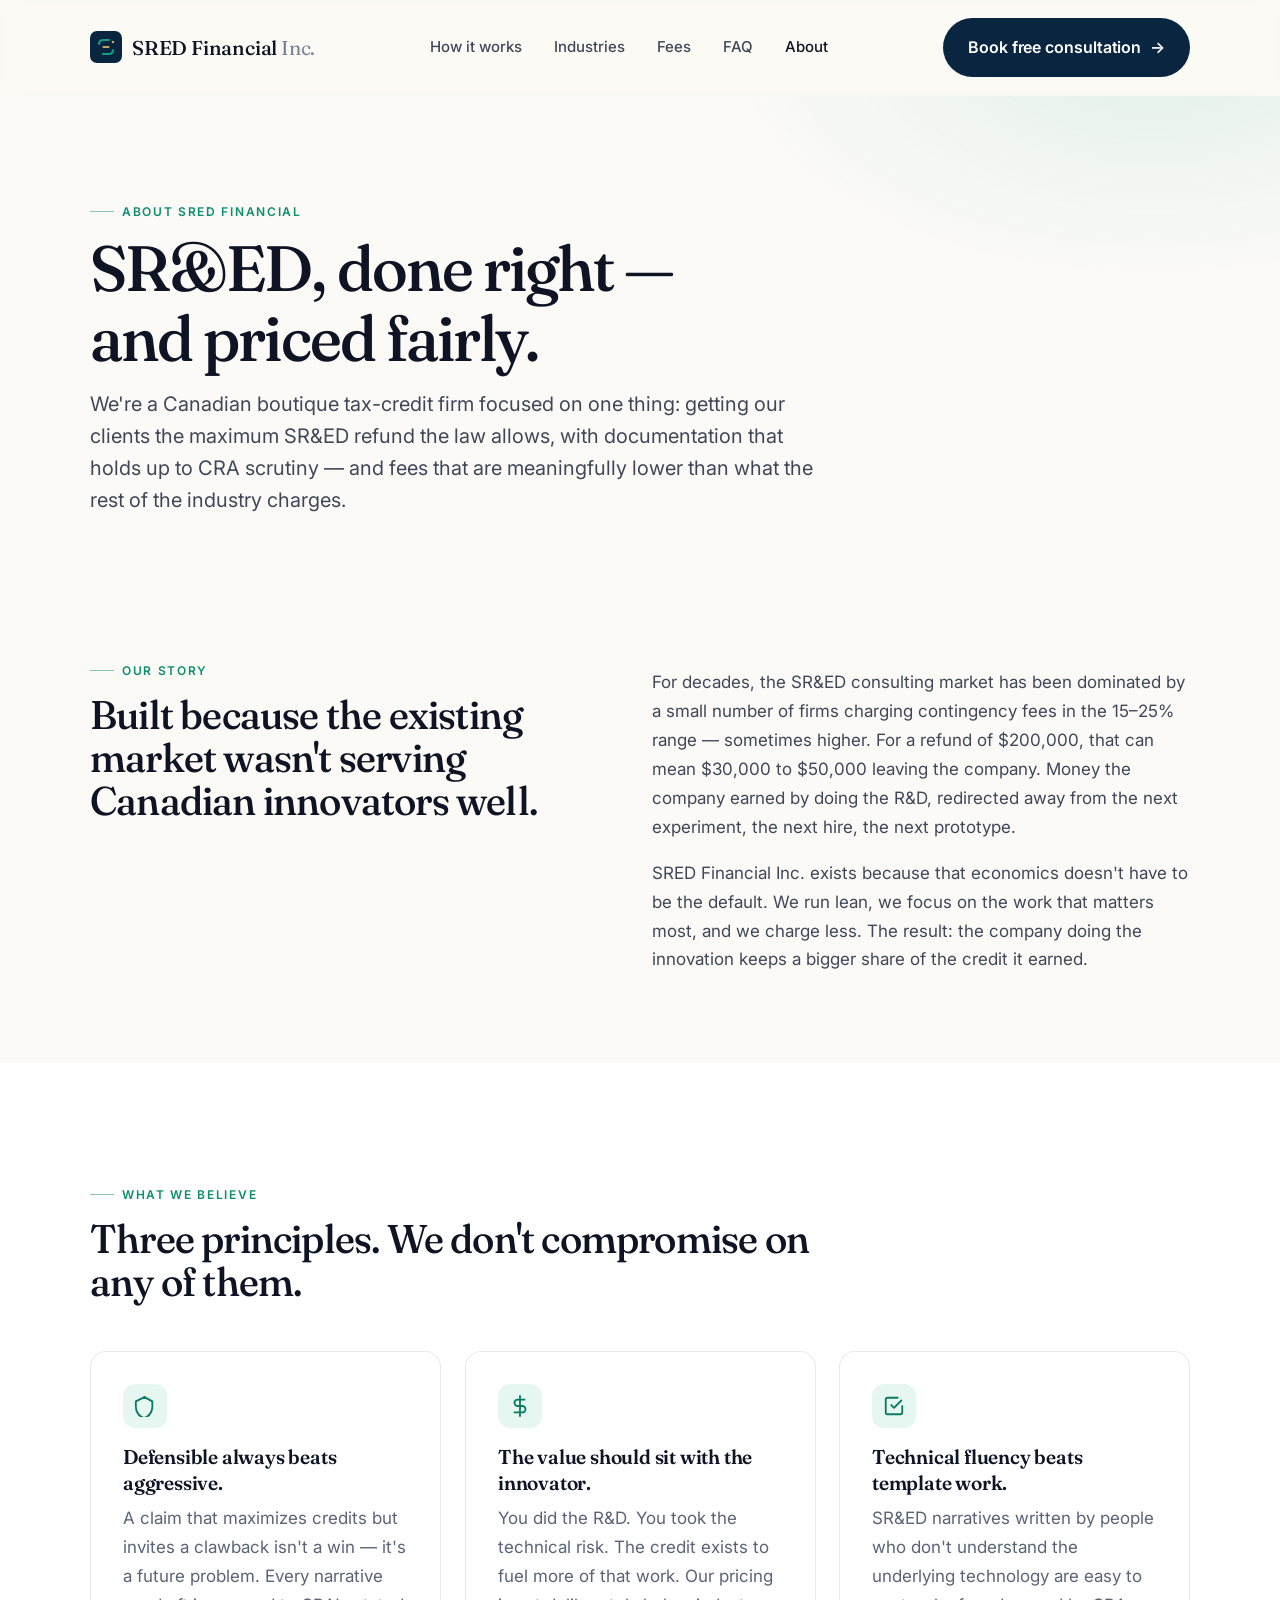
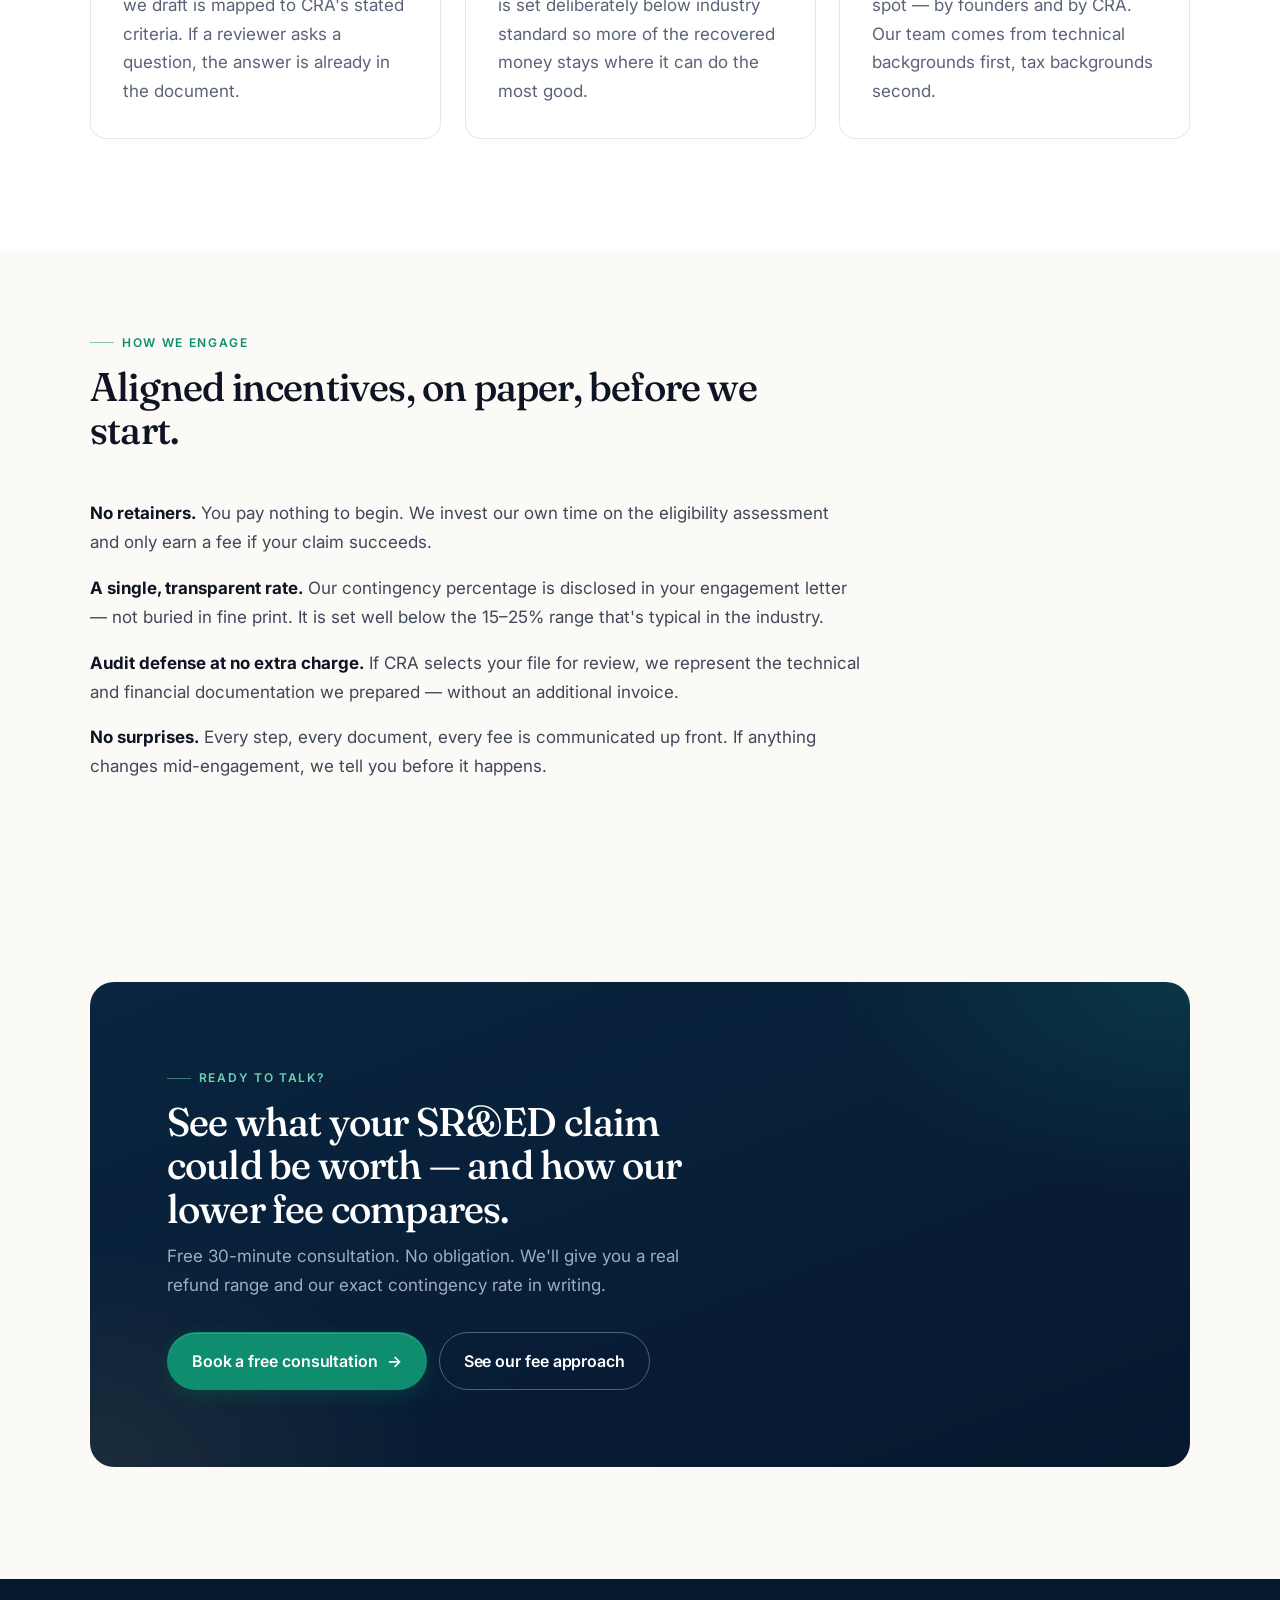
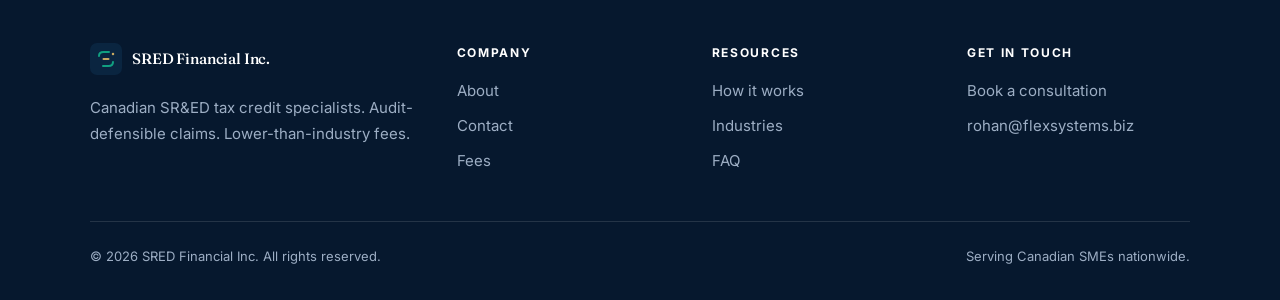
<file: about.html>
<!DOCTYPE html>
<html lang="en">
<head>
  <meta charset="UTF-8" />
  <meta name="viewport" content="width=device-width, initial-scale=1, viewport-fit=cover" />
  <meta name="theme-color" content="#0A2540" />

  <title>About — SRED Financial Inc.</title>
  <meta name="description" content="A Canadian SR&amp;ED firm built on three principles: bigger refunds, audit-defensible claims, and contingency fees that are lower than industry standard." />
  <link rel="canonical" href="https://sredfinancial.example/about.html" />

  <!-- Open Graph -->
  <meta property="og:type" content="website" />
  <meta property="og:title" content="About — SRED Financial Inc." />
  <meta property="og:description" content="A Canadian SR&amp;ED firm built on three principles: bigger refunds, audit-defensible claims, and lower fees." />
  <meta property="og:url" content="https://sredfinancial.example/about.html" />
  <meta property="og:image" content="https://sredfinancial.example/assets/og-image.png" />
  <meta property="og:image:width" content="1200" />
  <meta property="og:image:height" content="630" />

  <link rel="icon" type="image/svg+xml" href="assets/favicon.svg" />

  <link rel="preconnect" href="https://fonts.googleapis.com" />
  <link rel="preconnect" href="https://fonts.gstatic.com" crossorigin />
  <link href="https://fonts.googleapis.com/css2?family=Fraunces:opsz,wght,SOFT@9..144,400..600,30&family=Inter:wght@400;500;600;700&display=swap" rel="stylesheet" />

  <link rel="stylesheet" href="css/styles.css" />
</head>
<body>
  <a class="skip-link" href="#main">Skip to content</a>

  <!-- Scroll progress -->
  <div class="scroll-progress" aria-hidden="true"><span id="scrollProgressBar"></span></div>

  <header class="site-header" id="site-header">
    <div class="container">
      <nav class="nav" aria-label="Primary">
        <a href="index.html" class="brand" aria-label="SRED Financial Inc. — home">
          <img src="assets/logo.svg" alt="" class="brand-mark" width="32" height="32" />
          <span>SRED Financial<span style="color:var(--gray-500); font-weight:400;"> Inc.</span></span>
        </a>
        <div class="nav-links">
          <a href="index.html#how-it-works">How it works</a>
          <a href="index.html#industries">Industries</a>
          <a href="index.html#fees">Fees</a>
          <a href="index.html#faq">FAQ</a>
          <a href="about.html" class="is-active">About</a>
        </div>
        <div class="nav-cta">
          <a href="contact.html" class="btn btn-dark">
            Book free consultation
            <span class="arrow" aria-hidden="true">→</span>
          </a>
          <button class="nav-toggle" id="navToggle" aria-label="Toggle menu" aria-expanded="false" aria-controls="mobileMenu">
            <svg width="20" height="20" viewBox="0 0 24 24" fill="none" stroke="currentColor" stroke-width="2" stroke-linecap="round"><line x1="4" y1="7" x2="20" y2="7"/><line x1="4" y1="12" x2="20" y2="12"/><line x1="4" y1="17" x2="20" y2="17"/></svg>
          </button>
        </div>
      </nav>

      <div class="mobile-menu" id="mobileMenu">
        <a href="index.html#how-it-works">How it works</a>
        <a href="index.html#industries">Industries</a>
        <a href="index.html#fees">Fees</a>
        <a href="index.html#faq">FAQ</a>
        <a href="about.html">About</a>
        <a href="contact.html" class="btn btn-primary">Book free consultation</a>
      </div>
    </div>
  </header>

  <main id="main">

    <section class="page-hero">
      <div class="container">
        <div class="reveal">
          <span class="eyebrow">About SRED Financial</span>
          <h1>SR&amp;ED, done right —<br />and priced fairly.</h1>
          <p class="lead">We're a Canadian boutique tax-credit firm focused on one thing: getting our clients the maximum SR&amp;ED refund the law allows, with documentation that holds up to CRA scrutiny — and fees that are meaningfully lower than what the rest of the industry charges.</p>
        </div>
      </div>
    </section>

    <section class="bg-cream section-tight">
      <div class="container">
        <div class="grid-2" style="align-items: start;">
          <div>
            <span class="eyebrow">Our story</span>
            <h2 style="margin-top: 12px;">Built because the existing market wasn't serving Canadian innovators well.</h2>
          </div>
          <div class="prose">
            <p>For decades, the SR&amp;ED consulting market has been dominated by a small number of firms charging contingency fees in the 15–25% range — sometimes higher. For a refund of $200,000, that can mean $30,000 to $50,000 leaving the company. Money the company earned by doing the R&amp;D, redirected away from the next experiment, the next hire, the next prototype.</p>
            <p>SRED Financial Inc. exists because that economics doesn't have to be the default. We run lean, we focus on the work that matters most, and we charge less. The result: the company doing the innovation keeps a bigger share of the credit it earned.</p>
          </div>
        </div>
      </div>
    </section>

    <section class="bg-white">
      <div class="container">
        <div class="section-head">
          <span class="eyebrow">What we believe</span>
          <h2>Three principles. We don't compromise on any of them.</h2>
        </div>

        <div class="values">
          <div class="value reveal">
            <div class="icon-tile" style="background:var(--emerald-50); color:var(--emerald-700); width:44px; height:44px; border-radius:12px; display:inline-flex; align-items:center; justify-content:center; margin-bottom: var(--sp-4);">
              <svg width="22" height="22" viewBox="0 0 24 24" fill="none" stroke="currentColor" stroke-width="2" stroke-linecap="round" stroke-linejoin="round"><path d="M12 2L2 7v6c0 5.5 3.84 10.74 9 12 5.16-1.26 9-6.5 9-12V7l-9-5z"/></svg>
            </div>
            <h4>Defensible always beats aggressive.</h4>
            <p>A claim that maximizes credits but invites a clawback isn't a win — it's a future problem. Every narrative we draft is mapped to CRA's stated criteria. If a reviewer asks a question, the answer is already in the document.</p>
          </div>

          <div class="value reveal">
            <div class="icon-tile" style="background:var(--emerald-50); color:var(--emerald-700); width:44px; height:44px; border-radius:12px; display:inline-flex; align-items:center; justify-content:center; margin-bottom: var(--sp-4);">
              <svg width="22" height="22" viewBox="0 0 24 24" fill="none" stroke="currentColor" stroke-width="2" stroke-linecap="round" stroke-linejoin="round"><path d="M12 1v22M17 5H9.5a3.5 3.5 0 0 0 0 7h5a3.5 3.5 0 0 1 0 7H6"/></svg>
            </div>
            <h4>The value should sit with the innovator.</h4>
            <p>You did the R&amp;D. You took the technical risk. The credit exists to fuel more of that work. Our pricing is set deliberately below industry standard so more of the recovered money stays where it can do the most good.</p>
          </div>

          <div class="value reveal">
            <div class="icon-tile" style="background:var(--emerald-50); color:var(--emerald-700); width:44px; height:44px; border-radius:12px; display:inline-flex; align-items:center; justify-content:center; margin-bottom: var(--sp-4);">
              <svg width="22" height="22" viewBox="0 0 24 24" fill="none" stroke="currentColor" stroke-width="2" stroke-linecap="round" stroke-linejoin="round"><path d="M9 11l3 3 8-8"/><path d="M21 12v7a2 2 0 0 1-2 2H5a2 2 0 0 1-2-2V5a2 2 0 0 1 2-2h11"/></svg>
            </div>
            <h4>Technical fluency beats template work.</h4>
            <p>SR&amp;ED narratives written by people who don't understand the underlying technology are easy to spot — by founders and by CRA. Our team comes from technical backgrounds first, tax backgrounds second.</p>
          </div>
        </div>
      </div>
    </section>

    <section class="bg-cream section-tight">
      <div class="container">
        <div class="section-head">
          <span class="eyebrow">How we engage</span>
          <h2>Aligned incentives, on paper, before we start.</h2>
        </div>
        <div class="prose">
          <p><strong style="color:var(--ink);">No retainers.</strong> You pay nothing to begin. We invest our own time on the eligibility assessment and only earn a fee if your claim succeeds.</p>
          <p><strong style="color:var(--ink);">A single, transparent rate.</strong> Our contingency percentage is disclosed in your engagement letter — not buried in fine print. It is set well below the 15–25% range that's typical in the industry.</p>
          <p><strong style="color:var(--ink);">Audit defense at no extra charge.</strong> If CRA selects your file for review, we represent the technical and financial documentation we prepared — without an additional invoice.</p>
          <p><strong style="color:var(--ink);">No surprises.</strong> Every step, every document, every fee is communicated up front. If anything changes mid-engagement, we tell you before it happens.</p>
        </div>
      </div>
    </section>

    <section class="bg-cream">
      <div class="container">
        <div class="cta-band reveal">
          <span class="eyebrow on-dark">Ready to talk?</span>
          <h2 style="margin-top: 12px;">See what your SR&amp;ED claim could be worth — and how our lower fee compares.</h2>
          <p>Free 30-minute consultation. No obligation. We'll give you a real refund range and our exact contingency rate in writing.</p>
          <div class="cta-row">
            <a href="contact.html" class="btn btn-primary">
              Book a free consultation
              <span class="arrow" aria-hidden="true">→</span>
            </a>
            <a href="index.html#fees" class="btn btn-ghost on-dark">See our fee approach</a>
          </div>
        </div>
      </div>
    </section>

  </main>

  <footer class="site-footer">
    <div class="container">
      <div class="footer-grid">
        <div>
          <a href="index.html" class="brand" style="color:#fff;">
            <img src="assets/logo.svg" alt="" class="brand-mark" width="32" height="32" />
            <span>SRED Financial Inc.</span>
          </a>
          <p class="footer-tagline">Canadian SR&amp;ED tax credit specialists. Audit-defensible claims. Lower-than-industry fees.</p>
        </div>
        <div>
          <h5>Company</h5>
          <ul>
            <li><a href="about.html">About</a></li>
            <li><a href="contact.html">Contact</a></li>
            <li><a href="index.html#fees">Fees</a></li>
          </ul>
        </div>
        <div>
          <h5>Resources</h5>
          <ul>
            <li><a href="index.html#how-it-works">How it works</a></li>
            <li><a href="index.html#industries">Industries</a></li>
            <li><a href="index.html#faq">FAQ</a></li>
          </ul>
        </div>
        <div>
          <h5>Get in touch</h5>
          <ul>
            <li><a href="contact.html">Book a consultation</a></li>
            <li><a href="mailto:rohan@flexsystems.biz">rohan@flexsystems.biz</a></li>
          </ul>
        </div>
      </div>

      <div class="footer-bottom">
        <span>© <span id="year">2026</span> SRED Financial Inc. All rights reserved.</span>
        <span>Serving Canadian SMEs nationwide.</span>
      </div>
    </div>
  </footer>

  <script src="js/main.js" defer></script>
</body>
</html>
</file>
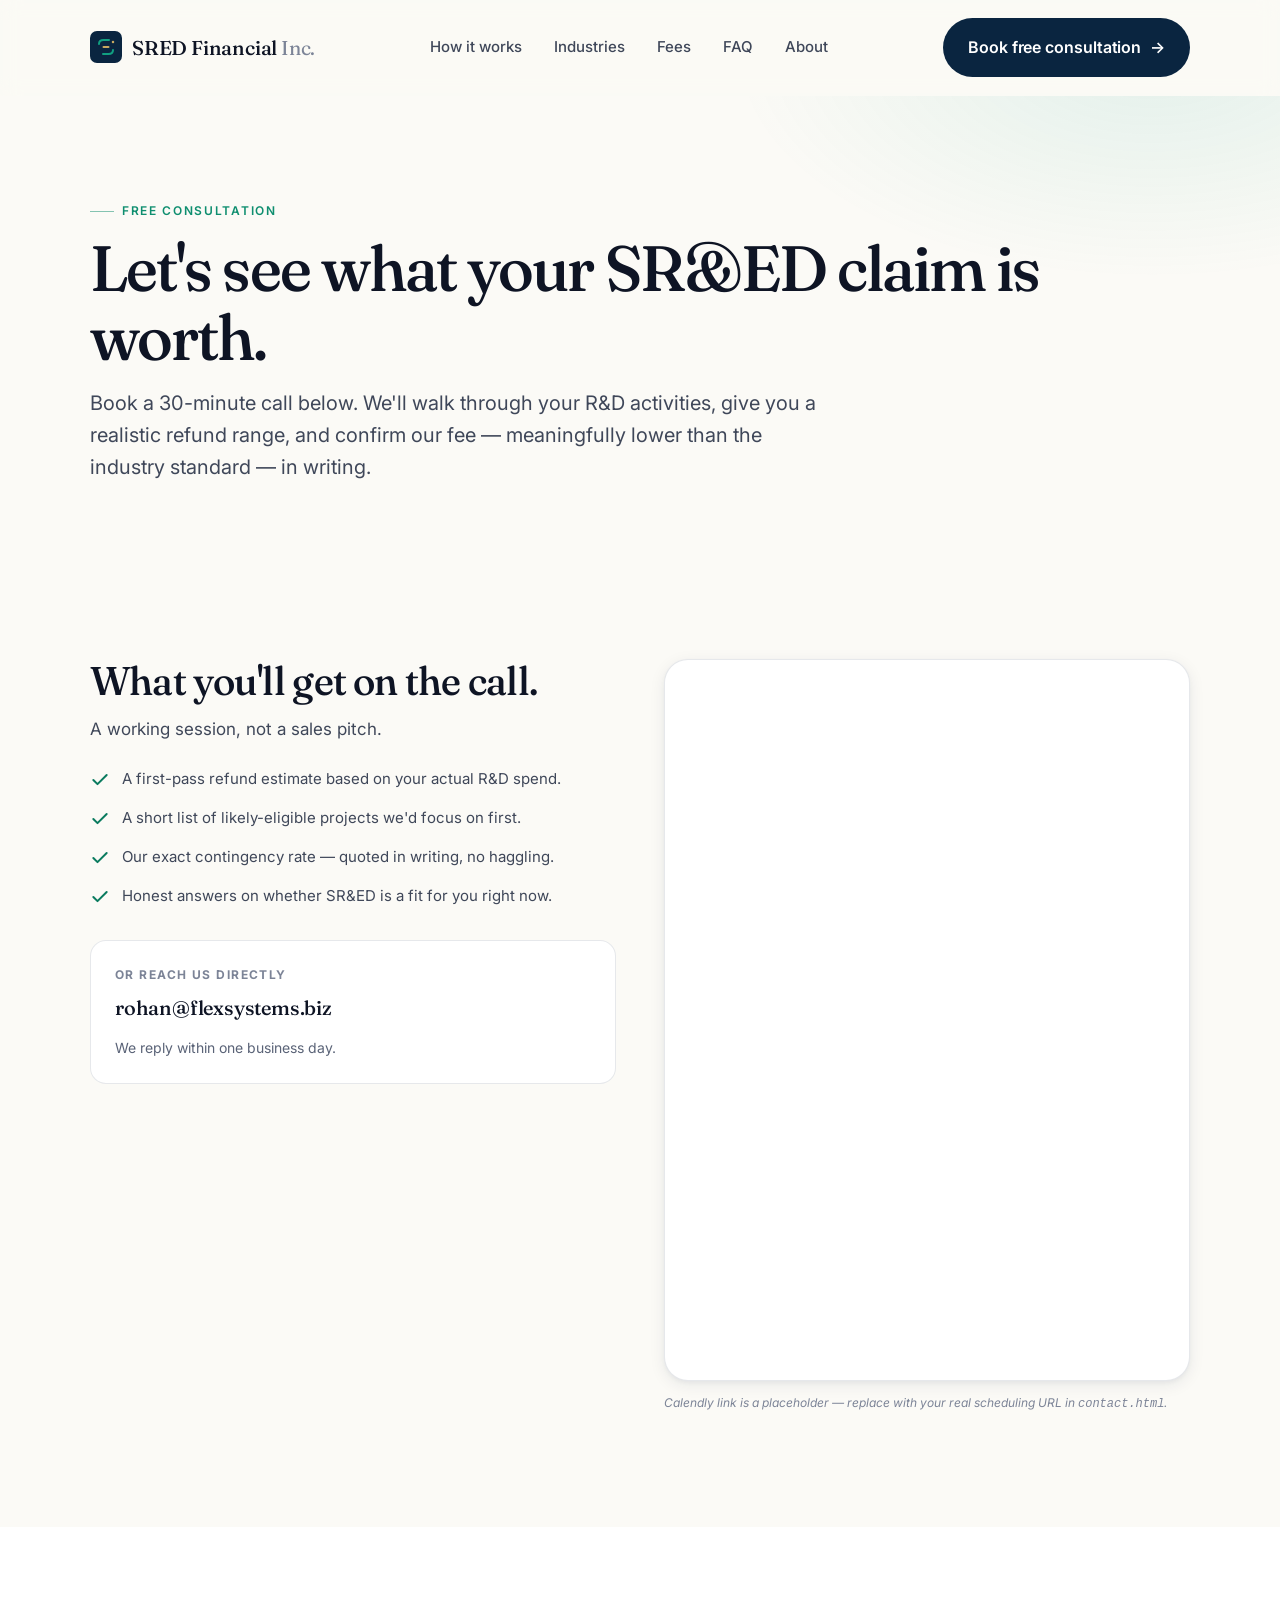
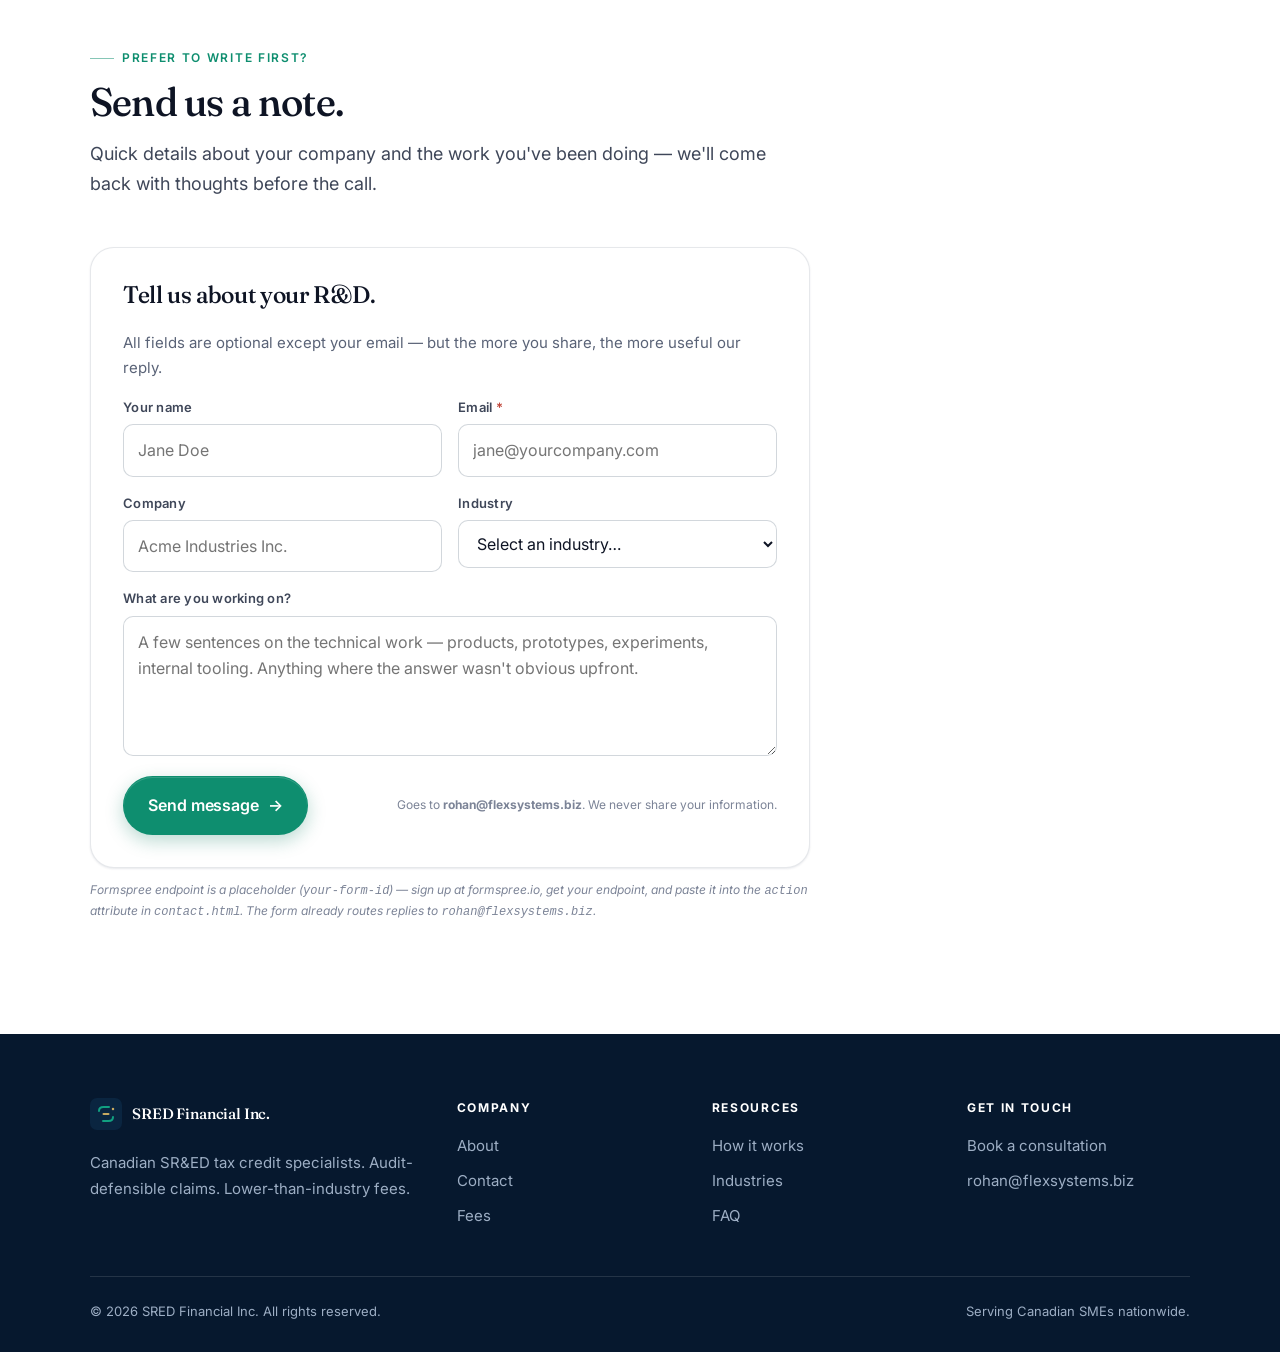
<file: contact.html>
<!DOCTYPE html>
<html lang="en">
<head>
  <meta charset="UTF-8" />
  <meta name="viewport" content="width=device-width, initial-scale=1, viewport-fit=cover" />
  <meta name="theme-color" content="#0A2540" />

  <title>Book a Free Consultation — SRED Financial Inc.</title>
  <meta name="description" content="Book a free 30-minute SR&amp;ED consultation. Get a real refund range, identify eligible projects, and see our lower-than-industry fee in writing." />
  <link rel="canonical" href="https://sredfinancial.example/contact.html" />

  <!-- Open Graph -->
  <meta property="og:type" content="website" />
  <meta property="og:title" content="Book a Free Consultation — SRED Financial Inc." />
  <meta property="og:description" content="Free 30-minute SR&amp;ED consultation. No obligation." />
  <meta property="og:url" content="https://sredfinancial.example/contact.html" />
  <meta property="og:image" content="https://sredfinancial.example/assets/og-image.png" />
  <meta property="og:image:width" content="1200" />
  <meta property="og:image:height" content="630" />

  <link rel="icon" type="image/svg+xml" href="assets/favicon.svg" />

  <link rel="preconnect" href="https://fonts.googleapis.com" />
  <link rel="preconnect" href="https://fonts.gstatic.com" crossorigin />
  <link href="https://fonts.googleapis.com/css2?family=Fraunces:opsz,wght,SOFT@9..144,400..600,30&family=Inter:wght@400;500;600;700&display=swap" rel="stylesheet" />

  <link rel="stylesheet" href="css/styles.css" />

  <!-- Calendly assets -->
  <link href="https://assets.calendly.com/assets/external/widget.css" rel="stylesheet" />
  <script src="https://assets.calendly.com/assets/external/widget.js" type="text/javascript" async></script>
</head>
<body>
  <a class="skip-link" href="#main">Skip to content</a>

  <!-- Scroll progress -->
  <div class="scroll-progress" aria-hidden="true"><span id="scrollProgressBar"></span></div>

  <header class="site-header" id="site-header">
    <div class="container">
      <nav class="nav" aria-label="Primary">
        <a href="index.html" class="brand" aria-label="SRED Financial Inc. — home">
          <img src="assets/logo.svg" alt="" class="brand-mark" width="32" height="32" />
          <span>SRED Financial<span style="color:var(--gray-500); font-weight:400;"> Inc.</span></span>
        </a>
        <div class="nav-links">
          <a href="index.html#how-it-works">How it works</a>
          <a href="index.html#industries">Industries</a>
          <a href="index.html#fees">Fees</a>
          <a href="index.html#faq">FAQ</a>
          <a href="about.html">About</a>
        </div>
        <div class="nav-cta">
          <a href="#book" class="btn btn-dark">
            Book free consultation
            <span class="arrow" aria-hidden="true">→</span>
          </a>
          <button class="nav-toggle" id="navToggle" aria-label="Toggle menu" aria-expanded="false" aria-controls="mobileMenu">
            <svg width="20" height="20" viewBox="0 0 24 24" fill="none" stroke="currentColor" stroke-width="2" stroke-linecap="round"><line x1="4" y1="7" x2="20" y2="7"/><line x1="4" y1="12" x2="20" y2="12"/><line x1="4" y1="17" x2="20" y2="17"/></svg>
          </button>
        </div>
      </nav>

      <div class="mobile-menu" id="mobileMenu">
        <a href="index.html#how-it-works">How it works</a>
        <a href="index.html#industries">Industries</a>
        <a href="index.html#fees">Fees</a>
        <a href="index.html#faq">FAQ</a>
        <a href="about.html">About</a>
        <a href="#book" class="btn btn-primary">Book free consultation</a>
      </div>
    </div>
  </header>

  <main id="main">
    <section class="page-hero">
      <div class="container">
        <span class="eyebrow">Free consultation</span>
        <h1>Let's see what your SR&amp;ED claim is worth.</h1>
        <p class="lead">Book a 30-minute call below. We'll walk through your R&amp;D activities, give you a realistic refund range, and confirm our fee — meaningfully lower than the industry standard — in writing.</p>
      </div>
    </section>

    <section class="bg-cream" id="book">
      <div class="container">
        <div class="contact-grid">
          <aside class="contact-aside">
            <h2>What you'll get on the call.</h2>
            <p style="color: var(--gray-700);">A working session, not a sales pitch.</p>
            <ul>
              <li>
                <svg width="20" height="20" viewBox="0 0 24 24" fill="none" stroke="currentColor" stroke-width="2.4" stroke-linecap="round" stroke-linejoin="round"><polyline points="20 6 9 17 4 12"/></svg>
                A first-pass refund estimate based on your actual R&amp;D spend.
              </li>
              <li>
                <svg width="20" height="20" viewBox="0 0 24 24" fill="none" stroke="currentColor" stroke-width="2.4" stroke-linecap="round" stroke-linejoin="round"><polyline points="20 6 9 17 4 12"/></svg>
                A short list of likely-eligible projects we'd focus on first.
              </li>
              <li>
                <svg width="20" height="20" viewBox="0 0 24 24" fill="none" stroke="currentColor" stroke-width="2.4" stroke-linecap="round" stroke-linejoin="round"><polyline points="20 6 9 17 4 12"/></svg>
                Our exact contingency rate — quoted in writing, no haggling.
              </li>
              <li>
                <svg width="20" height="20" viewBox="0 0 24 24" fill="none" stroke="currentColor" stroke-width="2.4" stroke-linecap="round" stroke-linejoin="round"><polyline points="20 6 9 17 4 12"/></svg>
                Honest answers on whether SR&amp;ED is a fit for you right now.
              </li>
            </ul>

            <div class="direct">
              <div class="label">Or reach us directly</div>
              <a href="mailto:rohan@flexsystems.biz">rohan@flexsystems.biz</a>
              <div style="margin-top: 12px; font-size: 0.875rem; color: var(--gray-600);">We reply within one business day.</div>
            </div>
          </aside>

          <div>
            <!-- Calendly inline widget -->
            <div class="calendly-wrap">
              <div
                class="calendly-inline-widget"
                data-url="https://calendly.com/sredfinancial/consultation?hide_event_type_details=0&hide_gdpr_banner=1&primary_color=0e8e6f"
                style="min-width:320px;height:720px;"
                aria-label="Book a free SR&amp;ED consultation"
              ></div>
            </div>
            <p class="placeholder-note" style="margin-top: 12px;">Calendly link is a placeholder — replace with your real scheduling URL in <code>contact.html</code>.</p>
          </div>
        </div>
      </div>
    </section>

    <section class="bg-white">
      <div class="container">
        <div class="section-head">
          <span class="eyebrow">Prefer to write first?</span>
          <h2>Send us a note.</h2>
          <p>Quick details about your company and the work you've been doing — we'll come back with thoughts before the call.</p>
        </div>

        <div style="max-width: 720px;">
          <form
            class="form"
            action="https://formspree.io/f/your-form-id"
            method="POST"
            id="contactForm"
            novalidate
          >
            <h3>Tell us about your R&amp;D.</h3>
            <p style="color: var(--gray-600); font-size: 0.9375rem;">All fields are optional except your email — but the more you share, the more useful our reply.</p>

            <div class="row-2">
              <div class="field">
                <label for="name">Your name</label>
                <input type="text" id="name" name="name" placeholder="Jane Doe" autocomplete="name" />
              </div>
              <div class="field">
                <label for="email">Email <span style="color:#c0463a;">*</span></label>
                <input type="email" id="email" name="email" required placeholder="jane@yourcompany.com" autocomplete="email" />
              </div>
            </div>

            <div class="row-2">
              <div class="field">
                <label for="company">Company</label>
                <input type="text" id="company" name="company" placeholder="Acme Industries Inc." autocomplete="organization" />
              </div>
              <div class="field">
                <label for="industry">Industry</label>
                <select id="industry" name="industry">
                  <option value="">Select an industry…</option>
                  <option>Tech / SaaS</option>
                  <option>Manufacturing &amp; Hardware</option>
                  <option>Biotech &amp; Life Sciences</option>
                  <option>Clean tech / Energy</option>
                  <option>Other</option>
                </select>
              </div>
            </div>

            <div class="field">
              <label for="message">What are you working on?</label>
              <textarea id="message" name="message" placeholder="A few sentences on the technical work — products, prototypes, experiments, internal tooling. Anything where the answer wasn't obvious upfront."></textarea>
            </div>

            <!-- Honeypot to catch bots -->
            <div class="field" aria-hidden="true" style="position:absolute;left:-10000px;top:auto;width:1px;height:1px;overflow:hidden;">
              <label for="website">Website</label>
              <input type="text" id="website" name="_gotcha" tabindex="-1" autocomplete="off" />
            </div>

            <input type="hidden" name="_subject" value="New SR&ED inquiry from sredfinancial.com" />
            <input type="hidden" name="_replyto" value="" />

            <div class="submit-row">
              <button type="submit" class="btn btn-primary">
                Send message
                <span class="arrow" aria-hidden="true">→</span>
              </button>
              <span class="privacy">Goes to <strong>rohan@flexsystems.biz</strong>. We never share your information.</span>
            </div>

            <div id="formStatus" role="status" aria-live="polite" style="display:none; margin-top: var(--sp-3); font-size:0.9375rem;"></div>
          </form>
          <p class="placeholder-note" style="margin-top: 12px;">Formspree endpoint is a placeholder (<code>your-form-id</code>) — sign up at formspree.io, get your endpoint, and paste it into the <code>action</code> attribute in <code>contact.html</code>. The form already routes replies to <code>rohan@flexsystems.biz</code>.</p>
        </div>
      </div>
    </section>
  </main>

  <footer class="site-footer">
    <div class="container">
      <div class="footer-grid">
        <div>
          <a href="index.html" class="brand" style="color:#fff;">
            <img src="assets/logo.svg" alt="" class="brand-mark" width="32" height="32" />
            <span>SRED Financial Inc.</span>
          </a>
          <p class="footer-tagline">Canadian SR&amp;ED tax credit specialists. Audit-defensible claims. Lower-than-industry fees.</p>
        </div>
        <div>
          <h5>Company</h5>
          <ul>
            <li><a href="about.html">About</a></li>
            <li><a href="contact.html">Contact</a></li>
            <li><a href="index.html#fees">Fees</a></li>
          </ul>
        </div>
        <div>
          <h5>Resources</h5>
          <ul>
            <li><a href="index.html#how-it-works">How it works</a></li>
            <li><a href="index.html#industries">Industries</a></li>
            <li><a href="index.html#faq">FAQ</a></li>
          </ul>
        </div>
        <div>
          <h5>Get in touch</h5>
          <ul>
            <li><a href="contact.html">Book a consultation</a></li>
            <li><a href="mailto:rohan@flexsystems.biz">rohan@flexsystems.biz</a></li>
          </ul>
        </div>
      </div>

      <div class="footer-bottom">
        <span>© <span id="year">2026</span> SRED Financial Inc. All rights reserved.</span>
        <span>Serving Canadian SMEs nationwide.</span>
      </div>
    </div>
  </footer>

  <script src="js/main.js" defer></script>
</body>
</html>
</file>
<file: css/styles.css>
/* =========================================================
   SRED Financial Inc. — Design System
   Palette: Deep navy + emerald + warm cream
   Typography: Fraunces (display) + Inter (body)
   ========================================================= */

/* -------------------- Reset -------------------- */
*,
*::before,
*::after {
  box-sizing: border-box;
}

html {
  scroll-behavior: smooth;
  -webkit-text-size-adjust: 100%;
}

body,
h1, h2, h3, h4, h5, h6,
p, figure, blockquote, dl, dd,
ul, ol {
  margin: 0;
  padding: 0;
}

ul, ol {
  list-style: none;
}

img, svg, video {
  display: block;
  max-width: 100%;
  height: auto;
}

button {
  font: inherit;
  cursor: pointer;
  background: none;
  border: none;
  color: inherit;
}

a {
  color: inherit;
  text-decoration: none;
}

input, textarea, select {
  font: inherit;
  color: inherit;
}

/* -------------------- Tokens -------------------- */
:root {
  /* Brand */
  --navy-900: #06182E;
  --navy-800: #0A2540;
  --navy-700: #133358;
  --navy-600: #1E466F;
  --navy-500: #2C5985;
  --emerald-700: #0A7B5F;
  --emerald-600: #0E8E6F;
  --emerald-500: #11A081;
  --emerald-50: #E6F7F1;
  --gold-500: #C8A961;
  --gold-100: #F4ECD6;

  /* Neutrals */
  --cream: #FBFAF6;
  --cream-warm: #F6F2E9;
  --white: #FFFFFF;
  --ink: #0E1424;
  --gray-900: #1A1F2E;
  --gray-800: #2A2F3D;
  --gray-700: #3F4759;
  --gray-600: #5A6377;
  --gray-500: #7C8497;
  --gray-400: #A1A8B8;
  --gray-300: #CBD0DA;
  --gray-200: #E4E7EE;
  --gray-100: #F1F3F7;
  --gray-50: #F8F9FB;

  /* Functional */
  --bg: var(--cream);
  --bg-alt: var(--white);
  --bg-deep: var(--navy-800);
  --text: var(--gray-900);
  --text-muted: var(--gray-600);
  --text-on-dark: #E9EEF5;
  --text-on-dark-muted: #9DAEC4;
  --border: rgba(10, 37, 64, 0.10);
  --border-strong: rgba(10, 37, 64, 0.18);
  --border-on-dark: rgba(255, 255, 255, 0.12);

  /* Type */
  --font-display: "Fraunces", "Iowan Old Style", "Apple Garamond", "Baskerville", "Times New Roman", serif;
  --font-sans: "Inter", -apple-system, BlinkMacSystemFont, "Segoe UI", Roboto, Helvetica, Arial, sans-serif;

  /* Sizes */
  --fs-xs: 0.75rem;     /* 12 */
  --fs-sm: 0.875rem;    /* 14 */
  --fs-base: 1rem;      /* 16 */
  --fs-md: 1.0625rem;   /* 17 */
  --fs-lg: 1.25rem;     /* 20 */
  --fs-xl: 1.5rem;      /* 24 */
  --fs-2xl: 2rem;       /* 32 */
  --fs-3xl: 2.5rem;     /* 40 */
  --fs-4xl: 3.25rem;    /* 52 */
  --fs-5xl: 4rem;       /* 64 */

  /* Spacing */
  --sp-1: 4px;
  --sp-2: 8px;
  --sp-3: 12px;
  --sp-4: 16px;
  --sp-5: 24px;
  --sp-6: 32px;
  --sp-7: 48px;
  --sp-8: 64px;
  --sp-9: 96px;
  --sp-10: 128px;

  /* Radii */
  --r-sm: 6px;
  --r-md: 10px;
  --r-lg: 16px;
  --r-xl: 24px;
  --r-pill: 999px;

  /* Shadows */
  --shadow-sm: 0 1px 2px rgba(10, 37, 64, 0.06), 0 1px 3px rgba(10, 37, 64, 0.04);
  --shadow-md: 0 4px 16px rgba(10, 37, 64, 0.08), 0 2px 4px rgba(10, 37, 64, 0.04);
  --shadow-lg: 0 16px 48px rgba(10, 37, 64, 0.12), 0 6px 16px rgba(10, 37, 64, 0.06);
  --shadow-xl: 0 32px 80px rgba(10, 37, 64, 0.18), 0 12px 24px rgba(10, 37, 64, 0.08);

  /* Layout */
  --container: 1180px;
  --container-narrow: 820px;
  --gutter: clamp(1.25rem, 4vw, 2.5rem);

  /* Motion */
  --ease: cubic-bezier(0.2, 0.6, 0.2, 1);
  --t-fast: 160ms;
  --t-base: 240ms;
  --t-slow: 420ms;
}

/* -------------------- Base -------------------- */
html, body {
  height: 100%;
}

body {
  font-family: var(--font-sans);
  font-size: var(--fs-md);
  line-height: 1.65;
  color: var(--text);
  background: var(--bg);
  -webkit-font-smoothing: antialiased;
  -moz-osx-font-smoothing: grayscale;
  text-rendering: optimizeLegibility;
}

::selection {
  background: var(--emerald-500);
  color: var(--white);
}

/* -------------------- Typography -------------------- */
h1, h2, h3, h4 {
  font-family: var(--font-display);
  font-weight: 500;
  letter-spacing: -0.02em;
  line-height: 1.08;
  color: var(--ink);
  font-variation-settings: "opsz" 60, "SOFT" 30;
}

h1 {
  font-size: clamp(2.25rem, 5.4vw, var(--fs-5xl));
  letter-spacing: -0.03em;
}

h2 {
  font-size: clamp(1.75rem, 3.6vw, var(--fs-3xl));
}

h3 {
  font-size: var(--fs-xl);
  letter-spacing: -0.015em;
  line-height: 1.25;
}

h4 {
  font-size: var(--fs-lg);
  letter-spacing: -0.01em;
  line-height: 1.3;
  font-weight: 600;
}

p {
  color: var(--text-muted);
  line-height: 1.7;
}

p.lead {
  font-size: clamp(1.0625rem, 1.6vw, 1.25rem);
  color: var(--gray-700);
  line-height: 1.6;
  max-width: 56ch;
}

.eyebrow {
  display: inline-flex;
  align-items: center;
  gap: var(--sp-2);
  font-family: var(--font-sans);
  font-size: var(--fs-xs);
  font-weight: 600;
  letter-spacing: 0.14em;
  text-transform: uppercase;
  color: var(--emerald-600);
}

.eyebrow.on-dark {
  color: #6BD3B0;
}

.eyebrow::before {
  content: "";
  display: inline-block;
  width: 24px;
  height: 1px;
  background: currentColor;
  opacity: 0.5;
}

a.link {
  color: var(--emerald-700);
  font-weight: 600;
  border-bottom: 1px solid rgba(14, 142, 111, 0.25);
  transition: border-color var(--t-fast) var(--ease), color var(--t-fast) var(--ease);
}

a.link:hover {
  color: var(--emerald-600);
  border-bottom-color: var(--emerald-500);
}

/* -------------------- Layout -------------------- */
.container {
  width: 100%;
  max-width: var(--container);
  margin: 0 auto;
  padding-inline: var(--gutter);
}

.container-narrow {
  width: 100%;
  max-width: var(--container-narrow);
  margin: 0 auto;
  padding-inline: var(--gutter);
}

section {
  padding-block: clamp(4rem, 9vw, 7rem);
}

section.section-tight {
  padding-block: clamp(3rem, 6vw, 4.5rem);
}

.bg-cream { background: var(--cream); }
.bg-white { background: var(--white); }
.bg-warm  { background: var(--cream-warm); }
.bg-navy  {
  background: linear-gradient(180deg, var(--navy-800) 0%, var(--navy-900) 100%);
  color: var(--text-on-dark);
}
.bg-navy h1, .bg-navy h2, .bg-navy h3, .bg-navy h4 {
  color: var(--white);
}
.bg-navy p { color: var(--text-on-dark-muted); }

/* -------------------- Buttons -------------------- */
.btn {
  display: inline-flex;
  align-items: center;
  justify-content: center;
  gap: 0.55em;
  padding: 0.95rem 1.5rem;
  font-family: var(--font-sans);
  font-size: var(--fs-base);
  font-weight: 600;
  letter-spacing: -0.005em;
  border-radius: var(--r-pill);
  border: 1px solid transparent;
  transition: transform var(--t-fast) var(--ease),
              background var(--t-fast) var(--ease),
              color var(--t-fast) var(--ease),
              box-shadow var(--t-base) var(--ease),
              border-color var(--t-fast) var(--ease);
  white-space: nowrap;
  cursor: pointer;
  text-align: center;
}

.btn:hover { transform: translateY(-1px); }
.btn:active { transform: translateY(0); }
.btn:focus-visible {
  outline: 2px solid var(--emerald-500);
  outline-offset: 3px;
}

.btn-primary {
  background: var(--emerald-600);
  color: var(--white);
  box-shadow: 0 1px 0 rgba(255,255,255,0.15) inset, 0 6px 18px rgba(10, 123, 95, 0.28);
}
.btn-primary:hover {
  background: var(--emerald-500);
  box-shadow: 0 1px 0 rgba(255,255,255,0.18) inset, 0 10px 26px rgba(10, 123, 95, 0.36);
}

.btn-dark {
  background: var(--navy-800);
  color: var(--white);
}
.btn-dark:hover { background: var(--navy-700); }

.btn-ghost {
  background: transparent;
  color: var(--ink);
  border-color: var(--border-strong);
}
.btn-ghost:hover {
  border-color: var(--navy-800);
  background: rgba(10, 37, 64, 0.04);
}

.btn-ghost.on-dark {
  color: var(--white);
  border-color: rgba(255, 255, 255, 0.30);
}
.btn-ghost.on-dark:hover {
  background: rgba(255, 255, 255, 0.08);
  border-color: rgba(255, 255, 255, 0.55);
}

.btn-link {
  padding: 0;
  background: none;
  color: var(--emerald-700);
  font-weight: 600;
}
.btn-link:hover { color: var(--emerald-500); transform: none; }
.btn-link svg { transition: transform var(--t-fast) var(--ease); }
.btn-link:hover svg { transform: translateX(3px); }

.btn .arrow {
  display: inline-block;
  transition: transform var(--t-fast) var(--ease);
}
.btn:hover .arrow { transform: translateX(3px); }

/* -------------------- Header -------------------- */
.site-header {
  position: sticky;
  top: 0;
  z-index: 50;
  background: rgba(251, 250, 246, 0.82);
  backdrop-filter: saturate(140%) blur(10px);
  -webkit-backdrop-filter: saturate(140%) blur(10px);
  border-bottom: 1px solid transparent;
  transition: border-color var(--t-base) var(--ease), background var(--t-base) var(--ease);
}
.site-header.is-scrolled {
  border-bottom-color: var(--border);
  background: rgba(251, 250, 246, 0.92);
}

.nav {
  display: flex;
  align-items: center;
  justify-content: space-between;
  padding-block: 18px;
  gap: var(--sp-5);
}

.brand {
  display: inline-flex;
  align-items: center;
  gap: 10px;
  color: var(--ink);
  font-family: var(--font-display);
  font-weight: 500;
  font-size: 1.25rem;
  letter-spacing: -0.01em;
}

.brand-mark {
  width: 32px;
  height: 32px;
  display: inline-block;
}

.nav-links {
  display: flex;
  align-items: center;
  gap: 4px;
}

.nav-links a {
  padding: 10px 14px;
  border-radius: var(--r-pill);
  font-size: 0.9375rem;
  font-weight: 500;
  color: var(--gray-700);
  transition: color var(--t-fast) var(--ease), background var(--t-fast) var(--ease);
}
.nav-links a:hover {
  color: var(--ink);
  background: rgba(10, 37, 64, 0.05);
}
.nav-links a.is-active { color: var(--ink); }

.nav-cta {
  display: inline-flex;
  align-items: center;
  gap: 12px;
}

.nav-toggle {
  display: none;
  width: 40px;
  height: 40px;
  border-radius: var(--r-pill);
  align-items: center;
  justify-content: center;
  border: 1px solid var(--border-strong);
  color: var(--ink);
}
.nav-toggle:hover { background: rgba(10, 37, 64, 0.05); }

@media (max-width: 880px) {
  .nav-links { display: none; }
  .nav-cta .btn:not(.nav-toggle) { display: none; }
  .nav-toggle { display: inline-flex; }

  .mobile-menu {
    position: fixed;
    top: 70px;
    left: var(--gutter);
    right: var(--gutter);
    background: var(--white);
    border: 1px solid var(--border);
    border-radius: var(--r-lg);
    box-shadow: var(--shadow-lg);
    padding: var(--sp-4);
    display: none;
    flex-direction: column;
    gap: 4px;
    z-index: 60;
  }
  .mobile-menu.is-open { display: flex; }
  .mobile-menu a {
    padding: 14px 16px;
    border-radius: var(--r-md);
    font-weight: 500;
    color: var(--gray-800);
  }
  .mobile-menu a:hover { background: var(--gray-50); }
  .mobile-menu .btn {
    margin-top: 8px;
    width: 100%;
  }
}
@media (min-width: 881px) {
  .mobile-menu { display: none !important; }
}

/* -------------------- Hero -------------------- */
.hero {
  position: relative;
  padding-block: clamp(4rem, 8vw, 7rem) clamp(3rem, 5vw, 5rem);
  overflow: hidden;
  background:
    radial-gradient(900px 480px at 88% -10%, rgba(17, 160, 129, 0.10), transparent 60%),
    radial-gradient(700px 480px at -10% 110%, rgba(10, 37, 64, 0.05), transparent 60%),
    var(--cream);
}

.hero-grid {
  display: grid;
  grid-template-columns: 1.1fr 0.9fr;
  gap: clamp(2.5rem, 5vw, 5rem);
  align-items: center;
}

.hero-eyebrow-row {
  display: flex;
  align-items: center;
  gap: var(--sp-3);
  margin-bottom: var(--sp-4);
  flex-wrap: wrap;
}

.flag-pill {
  display: inline-flex;
  align-items: center;
  gap: 7px;
  padding: 5px 12px 5px 8px;
  border-radius: var(--r-pill);
  background: var(--white);
  border: 1px solid var(--border);
  font-size: 12px;
  font-weight: 600;
  color: var(--gray-700);
  letter-spacing: 0.02em;
}
.flag-pill svg { width: 14px; height: 14px; }

.hero h1 .accent {
  color: var(--emerald-700);
  font-style: italic;
  font-feature-settings: "ss01" 1;
  font-weight: 400;
}

.hero p.lead {
  margin-top: var(--sp-5);
  font-size: clamp(1.0625rem, 1.6vw, 1.25rem);
}

.hero-ctas {
  display: flex;
  align-items: center;
  gap: var(--sp-3);
  margin-top: var(--sp-6);
  flex-wrap: wrap;
}

.hero-trust {
  margin-top: var(--sp-7);
  display: grid;
  grid-template-columns: repeat(3, minmax(0, 1fr));
  gap: var(--sp-5);
  border-top: 1px solid var(--border);
  padding-top: var(--sp-5);
}
.hero-trust > div {
  display: flex;
  flex-direction: column;
  gap: 2px;
}
.hero-trust strong {
  font-family: var(--font-display);
  font-size: 1.5rem;
  color: var(--ink);
  letter-spacing: -0.02em;
  font-weight: 500;
}
.hero-trust span {
  font-size: 0.8125rem;
  color: var(--gray-600);
  line-height: 1.4;
}

/* Hero card visual */
.hero-card {
  position: relative;
  background: var(--white);
  border-radius: var(--r-xl);
  padding: var(--sp-6);
  box-shadow: var(--shadow-lg);
  border: 1px solid var(--border);
  isolation: isolate;
}
.hero-card::before {
  content: "";
  position: absolute;
  inset: -1px;
  border-radius: inherit;
  padding: 1px;
  background: linear-gradient(160deg, rgba(17, 160, 129, 0.6), rgba(10, 37, 64, 0.0) 40%, rgba(200, 169, 97, 0.3));
  -webkit-mask: linear-gradient(#000 0 0) content-box, linear-gradient(#000 0 0);
  mask: linear-gradient(#000 0 0) content-box, linear-gradient(#000 0 0);
  -webkit-mask-composite: xor;
  mask-composite: exclude;
  pointer-events: none;
}

.refund-tile {
  display: flex;
  align-items: center;
  justify-content: space-between;
  gap: var(--sp-3);
  padding: var(--sp-4);
  border-radius: var(--r-md);
  background: var(--cream);
  border: 1px solid var(--border);
}
.refund-tile + .refund-tile { margin-top: 10px; }
.refund-tile .label {
  display: flex;
  align-items: center;
  gap: 10px;
  font-size: 0.875rem;
  color: var(--gray-700);
}
.refund-tile .icon {
  width: 30px;
  height: 30px;
  border-radius: 8px;
  display: inline-flex;
  align-items: center;
  justify-content: center;
  background: var(--emerald-50);
  color: var(--emerald-700);
}
.refund-tile .value {
  font-family: var(--font-display);
  font-size: 1.0625rem;
  font-weight: 500;
  color: var(--ink);
}

.refund-summary {
  margin-top: var(--sp-4);
  padding: var(--sp-4) var(--sp-5);
  border-radius: var(--r-md);
  background: linear-gradient(140deg, var(--navy-800), var(--navy-900));
  color: var(--white);
  display: flex;
  align-items: center;
  justify-content: space-between;
  gap: var(--sp-3);
}
.refund-summary .label {
  font-size: 0.8125rem;
  color: var(--text-on-dark-muted);
  text-transform: uppercase;
  letter-spacing: 0.10em;
  font-weight: 600;
}
.refund-summary .amount {
  font-family: var(--font-display);
  font-size: 1.875rem;
  letter-spacing: -0.02em;
  font-weight: 500;
}

.hero-card-foot {
  display: flex;
  align-items: center;
  gap: 10px;
  margin-top: var(--sp-4);
  font-size: 0.8125rem;
  color: var(--gray-600);
}
.dot {
  width: 8px; height: 8px;
  border-radius: 50%;
  background: var(--emerald-500);
  box-shadow: 0 0 0 4px rgba(17,160,129,0.18);
}

@media (max-width: 900px) {
  .hero-grid { grid-template-columns: 1fr; }
  .hero-trust { grid-template-columns: repeat(2, 1fr); }
}
@media (max-width: 480px) {
  .hero-trust { grid-template-columns: 1fr; }
}

/* -------------------- Section header -------------------- */
.section-head {
  max-width: 720px;
  margin-bottom: var(--sp-7);
}
.section-head.center {
  margin-inline: auto;
  text-align: center;
}
.section-head .eyebrow { margin-bottom: var(--sp-3); }
.section-head h2 + p {
  margin-top: var(--sp-4);
  font-size: 1.125rem;
  line-height: 1.65;
  color: var(--gray-700);
}

/* -------------------- Marquee / logos strip -------------------- */
.logo-strip {
  padding-block: var(--sp-7);
  background: var(--white);
  border-top: 1px solid var(--border);
  border-bottom: 1px solid var(--border);
}
.logo-strip-inner {
  display: flex;
  align-items: center;
  justify-content: space-between;
  flex-wrap: wrap;
  gap: var(--sp-5);
}
.logo-strip-label {
  font-size: 0.8125rem;
  font-weight: 600;
  letter-spacing: 0.10em;
  text-transform: uppercase;
  color: var(--gray-500);
}
.logo-strip-items {
  display: flex;
  align-items: center;
  flex-wrap: wrap;
  gap: var(--sp-7);
  color: var(--gray-500);
  font-family: var(--font-display);
  font-size: 1.125rem;
  letter-spacing: -0.01em;
}
.logo-strip-items span {
  display: inline-flex;
  align-items: center;
  gap: 8px;
  opacity: 0.85;
}

/* -------------------- 3-up grid -------------------- */
.grid-3 {
  display: grid;
  grid-template-columns: repeat(3, minmax(0, 1fr));
  gap: var(--sp-5);
}
.grid-2 {
  display: grid;
  grid-template-columns: repeat(2, minmax(0, 1fr));
  gap: var(--sp-5);
}
.grid-4 {
  display: grid;
  grid-template-columns: repeat(4, minmax(0, 1fr));
  gap: var(--sp-5);
}
@media (max-width: 880px) {
  .grid-3, .grid-4 { grid-template-columns: 1fr; }
  .grid-2 { grid-template-columns: 1fr; }
}

/* Card */
.card {
  background: var(--white);
  border: 1px solid var(--border);
  border-radius: var(--r-lg);
  padding: var(--sp-6);
  transition: transform var(--t-base) var(--ease),
              box-shadow var(--t-base) var(--ease),
              border-color var(--t-base) var(--ease);
}
.card:hover {
  transform: translateY(-2px);
  box-shadow: var(--shadow-md);
  border-color: var(--border-strong);
}
.card .icon-tile {
  width: 44px;
  height: 44px;
  border-radius: 12px;
  display: inline-flex;
  align-items: center;
  justify-content: center;
  background: var(--emerald-50);
  color: var(--emerald-700);
  margin-bottom: var(--sp-4);
}
.card.dark {
  background: linear-gradient(160deg, var(--navy-800), var(--navy-900));
  color: var(--text-on-dark);
  border-color: rgba(255,255,255,0.08);
}
.card.dark h3 { color: var(--white); }
.card.dark p { color: var(--text-on-dark-muted); }
.card.dark .icon-tile {
  background: rgba(17, 160, 129, 0.15);
  color: #6BD3B0;
}

.card h3 {
  margin-bottom: var(--sp-3);
}

/* -------------------- Stats -------------------- */
.stat-row {
  display: grid;
  grid-template-columns: repeat(4, minmax(0, 1fr));
  gap: var(--sp-5);
}
.stat {
  padding-right: var(--sp-5);
  border-right: 1px solid var(--border-on-dark);
}
.stat:last-child { border-right: none; }
.stat .num {
  font-family: var(--font-display);
  font-size: clamp(2rem, 4.4vw, 2.75rem);
  font-weight: 500;
  letter-spacing: -0.02em;
  color: var(--white);
  line-height: 1.05;
}
.stat .lbl {
  margin-top: 8px;
  font-size: 0.875rem;
  color: var(--text-on-dark-muted);
  line-height: 1.45;
}
@media (max-width: 880px) {
  .stat-row { grid-template-columns: repeat(2, 1fr); gap: var(--sp-6) var(--sp-5); }
  .stat { border-right: none; padding-right: 0; }
}

/* -------------------- Process / Steps -------------------- */
.steps {
  display: grid;
  gap: var(--sp-5);
}
.step {
  display: grid;
  grid-template-columns: auto 1fr auto;
  align-items: start;
  gap: var(--sp-5);
  padding: var(--sp-6);
  background: var(--white);
  border: 1px solid var(--border);
  border-radius: var(--r-lg);
  transition: border-color var(--t-base) var(--ease),
              box-shadow var(--t-base) var(--ease),
              transform var(--t-base) var(--ease);
}
.step:hover {
  border-color: var(--border-strong);
  box-shadow: var(--shadow-md);
}
.step-num {
  font-family: var(--font-display);
  font-size: 2rem;
  font-weight: 500;
  letter-spacing: -0.02em;
  color: var(--emerald-700);
  background: var(--emerald-50);
  width: 56px;
  height: 56px;
  border-radius: 50%;
  display: inline-flex;
  align-items: center;
  justify-content: center;
  flex-shrink: 0;
}
.step h3 { margin-bottom: 6px; }
.step .duration {
  display: inline-flex;
  align-items: center;
  gap: 6px;
  font-size: 0.8125rem;
  font-weight: 500;
  color: var(--gray-600);
  background: var(--gray-100);
  padding: 6px 12px;
  border-radius: var(--r-pill);
  white-space: nowrap;
}
@media (max-width: 720px) {
  .step { grid-template-columns: auto 1fr; }
  .step .duration { grid-column: 1 / -1; justify-self: start; }
}

/* -------------------- Industries -------------------- */
.industry {
  position: relative;
  display: flex;
  flex-direction: column;
  gap: var(--sp-4);
  padding: var(--sp-6);
  background: var(--white);
  border: 1px solid var(--border);
  border-radius: var(--r-lg);
  overflow: hidden;
  transition: transform var(--t-base) var(--ease), box-shadow var(--t-base) var(--ease), border-color var(--t-base) var(--ease);
}
.industry::after {
  content: "";
  position: absolute;
  inset: auto -30% -50% auto;
  width: 320px;
  height: 320px;
  background: radial-gradient(closest-side, rgba(17,160,129,0.08), transparent 70%);
  pointer-events: none;
}
.industry:hover {
  transform: translateY(-2px);
  box-shadow: var(--shadow-md);
  border-color: var(--border-strong);
}
.industry .icon-tile { margin-bottom: 4px; }
.industry h3 { margin-bottom: 4px; }
.industry ul {
  display: flex;
  flex-direction: column;
  gap: 8px;
  margin-top: var(--sp-3);
}
.industry ul li {
  display: flex;
  align-items: flex-start;
  gap: 10px;
  font-size: 0.9375rem;
  color: var(--gray-700);
  line-height: 1.5;
}
.industry ul li::before {
  content: "";
  flex-shrink: 0;
  width: 16px; height: 16px;
  border-radius: 50%;
  background: var(--emerald-50) url("data:image/svg+xml;utf8,<svg xmlns='http://www.w3.org/2000/svg' viewBox='0 0 16 16'><path d='M3.5 8.5l3 3 6-7' fill='none' stroke='%230E8E6F' stroke-width='2' stroke-linecap='round' stroke-linejoin='round'/></svg>") no-repeat center / 14px 14px;
  margin-top: 3px;
}

/* -------------------- Pricing / Fees -------------------- */
.fees-wrap {
  display: grid;
  grid-template-columns: 1.05fr 0.95fr;
  gap: var(--sp-7);
  align-items: stretch;
}
@media (max-width: 900px) {
  .fees-wrap { grid-template-columns: 1fr; }
}

.fees-card {
  background: linear-gradient(160deg, var(--navy-800), var(--navy-900));
  color: var(--text-on-dark);
  border-radius: var(--r-xl);
  padding: clamp(2rem, 4vw, 2.75rem);
  position: relative;
  overflow: hidden;
}
.fees-card::before {
  content: "";
  position: absolute;
  top: -120px;
  right: -100px;
  width: 360px;
  height: 360px;
  background: radial-gradient(closest-side, rgba(200,169,97, 0.18), transparent 70%);
  pointer-events: none;
}
.fees-card .badge {
  display: inline-flex;
  align-items: center;
  gap: 8px;
  background: rgba(17, 160, 129, 0.15);
  color: #6BD3B0;
  font-size: 0.75rem;
  font-weight: 700;
  letter-spacing: 0.10em;
  text-transform: uppercase;
  padding: 6px 12px;
  border-radius: var(--r-pill);
  margin-bottom: var(--sp-4);
}
.fees-card h3 {
  font-size: clamp(1.75rem, 3vw, 2.25rem);
  color: var(--white);
  margin-bottom: var(--sp-4);
  letter-spacing: -0.02em;
}
.fees-card .features {
  display: flex;
  flex-direction: column;
  gap: 12px;
  margin-top: var(--sp-5);
}
.fees-card .features li {
  display: flex;
  align-items: flex-start;
  gap: 12px;
  color: var(--text-on-dark);
  font-size: 0.9375rem;
}
.fees-card .features li svg {
  flex-shrink: 0;
  margin-top: 3px;
  color: #6BD3B0;
}

.fees-compare {
  background: var(--white);
  border: 1px solid var(--border);
  border-radius: var(--r-xl);
  padding: clamp(1.75rem, 3.6vw, 2.5rem);
  display: flex;
  flex-direction: column;
  justify-content: space-between;
}
.fees-compare h4 {
  margin-bottom: var(--sp-4);
}
.fee-bars {
  display: flex;
  flex-direction: column;
  gap: var(--sp-4);
  margin-block: var(--sp-5);
}
.fee-bar {
  display: grid;
  grid-template-columns: 110px 1fr auto;
  align-items: center;
  gap: 14px;
  font-size: 0.9375rem;
}
.fee-bar .who {
  font-weight: 500;
  color: var(--gray-700);
}
.fee-bar .track {
  height: 12px;
  border-radius: var(--r-pill);
  background: var(--gray-100);
  overflow: hidden;
  position: relative;
}
.fee-bar .fill {
  height: 100%;
  border-radius: inherit;
}
.fee-bar.industry-bar .fill { background: linear-gradient(90deg, #C0C5D2, #9BA1B0); width: 78%; }
.fee-bar.us-bar .fill { background: linear-gradient(90deg, var(--emerald-500), var(--emerald-700)); width: 50%; }
.fee-bar .pct {
  font-family: var(--font-display);
  font-weight: 500;
  color: var(--ink);
  font-size: 1rem;
  min-width: 4ch;
  text-align: right;
}
.fee-bar.us-bar .who { color: var(--emerald-700); font-weight: 600; }

.placeholder-note {
  margin-top: var(--sp-3);
  font-size: 0.75rem;
  color: var(--gray-500);
  font-style: italic;
}

.savings-callout {
  margin-top: var(--sp-5);
  padding: var(--sp-4);
  background: var(--emerald-50);
  border: 1px solid rgba(14,142,111,0.18);
  border-radius: var(--r-md);
  font-size: 0.9375rem;
  color: var(--emerald-700);
  display: flex;
  align-items: flex-start;
  gap: 10px;
  font-weight: 500;
}
.savings-callout svg {
  flex-shrink: 0;
  margin-top: 2px;
}

/* -------------------- FAQ -------------------- */
.faq {
  display: flex;
  flex-direction: column;
  gap: var(--sp-3);
  max-width: 820px;
  margin-inline: auto;
}
.faq-item {
  background: var(--white);
  border: 1px solid var(--border);
  border-radius: var(--r-lg);
  overflow: hidden;
  transition: border-color var(--t-base) var(--ease), box-shadow var(--t-base) var(--ease);
}
.faq-item:hover { border-color: var(--border-strong); }
.faq-item[open] { box-shadow: var(--shadow-sm); }

.faq-item summary {
  list-style: none;
  cursor: pointer;
  padding: var(--sp-5) var(--sp-6);
  display: flex;
  align-items: center;
  justify-content: space-between;
  gap: var(--sp-4);
  font-family: var(--font-sans);
  font-weight: 600;
  color: var(--ink);
  font-size: 1.0625rem;
  user-select: none;
}
.faq-item summary::-webkit-details-marker { display: none; }
.faq-item summary::after {
  content: "";
  width: 28px;
  height: 28px;
  border-radius: 50%;
  flex-shrink: 0;
  background:
    linear-gradient(currentColor, currentColor) center/12px 2px no-repeat,
    linear-gradient(currentColor, currentColor) center/2px 12px no-repeat,
    var(--gray-100);
  color: var(--ink);
  transition: transform var(--t-base) var(--ease), background var(--t-base) var(--ease);
}
.faq-item[open] summary::after {
  background:
    linear-gradient(currentColor, currentColor) center/12px 2px no-repeat,
    var(--gray-100);
  transform: rotate(180deg);
}
.faq-body {
  padding: 0 var(--sp-6) var(--sp-5);
  color: var(--gray-700);
  line-height: 1.7;
}
.faq-body p + p { margin-top: 0.75em; }

/* -------------------- Big CTA band -------------------- */
.cta-band {
  position: relative;
  padding: clamp(3rem, 6vw, 5rem);
  border-radius: var(--r-xl);
  background:
    radial-gradient(600px 360px at 100% 0%, rgba(17,160,129,0.18), transparent 60%),
    radial-gradient(560px 360px at 0% 100%, rgba(200,169,97,0.10), transparent 60%),
    linear-gradient(160deg, var(--navy-800), var(--navy-900));
  color: var(--text-on-dark);
  overflow: hidden;
}
.cta-band h2 { color: var(--white); max-width: 22ch; }
.cta-band p { color: var(--text-on-dark-muted); margin-top: var(--sp-3); max-width: 50ch; }
.cta-band .cta-row {
  margin-top: var(--sp-6);
  display: flex;
  align-items: center;
  gap: var(--sp-3);
  flex-wrap: wrap;
}

/* -------------------- Footer -------------------- */
.site-footer {
  background: var(--navy-900);
  color: var(--text-on-dark-muted);
  padding-block: var(--sp-8) var(--sp-6);
  font-size: 0.9375rem;
}
.footer-grid {
  display: grid;
  grid-template-columns: 1.5fr repeat(3, 1fr);
  gap: var(--sp-6);
  padding-bottom: var(--sp-7);
  border-bottom: 1px solid var(--border-on-dark);
}
@media (max-width: 880px) {
  .footer-grid { grid-template-columns: 1fr 1fr; gap: var(--sp-6); }
}
@media (max-width: 480px) {
  .footer-grid { grid-template-columns: 1fr; }
}
.site-footer .brand { color: var(--white); }
.site-footer h5 {
  font-family: var(--font-sans);
  font-size: 0.75rem;
  font-weight: 700;
  letter-spacing: 0.14em;
  text-transform: uppercase;
  color: var(--white);
  margin-bottom: var(--sp-4);
}
.site-footer ul { display: flex; flex-direction: column; gap: 10px; }
.site-footer a {
  color: var(--text-on-dark-muted);
  transition: color var(--t-fast) var(--ease);
  font-size: 0.9375rem;
}
.site-footer a:hover { color: var(--white); }
.footer-tagline {
  font-size: 0.9375rem;
  color: var(--text-on-dark-muted);
  margin-top: var(--sp-3);
  max-width: 36ch;
}
.footer-bottom {
  padding-top: var(--sp-5);
  display: flex;
  justify-content: space-between;
  align-items: center;
  flex-wrap: wrap;
  gap: var(--sp-3);
  font-size: 0.8125rem;
  color: var(--text-on-dark-muted);
}

/* -------------------- About / generic page -------------------- */
.page-hero {
  padding-block: clamp(4rem, 8vw, 6rem) clamp(2.5rem, 5vw, 4rem);
  background:
    radial-gradient(700px 380px at 90% -10%, rgba(17,160,129,0.10), transparent 60%),
    var(--cream);
}
.page-hero .eyebrow { margin-bottom: var(--sp-3); }
.page-hero p.lead { margin-top: var(--sp-4); }

.prose {
  max-width: 70ch;
}
.prose p { margin-block: 1em; color: var(--gray-700); font-size: 1.0625rem; line-height: 1.7; }
.prose h3 { margin-top: 2em; margin-bottom: 0.5em; }
.prose ul { display: flex; flex-direction: column; gap: 10px; margin-block: 1em; }
.prose ul li {
  position: relative;
  padding-left: 24px;
  color: var(--gray-700);
  line-height: 1.6;
}
.prose ul li::before {
  content: "";
  position: absolute;
  left: 0; top: 0.65em;
  width: 8px; height: 8px;
  border-radius: 50%;
  background: var(--emerald-500);
}

/* Values grid */
.values {
  display: grid;
  grid-template-columns: repeat(3, 1fr);
  gap: var(--sp-5);
}
@media (max-width: 880px) { .values { grid-template-columns: 1fr; } }
.value {
  padding: var(--sp-6);
  background: var(--white);
  border-radius: var(--r-lg);
  border: 1px solid var(--border);
}
.value h4 { margin-bottom: 8px; }

/* -------------------- Contact -------------------- */
.contact-grid {
  display: grid;
  grid-template-columns: 1fr 1fr;
  gap: var(--sp-7);
  align-items: start;
}
@media (max-width: 980px) { .contact-grid { grid-template-columns: 1fr; } }

.contact-aside {
  position: sticky;
  top: 100px;
}
.contact-aside h2 { margin-bottom: var(--sp-3); }
.contact-aside ul {
  display: flex;
  flex-direction: column;
  gap: 14px;
  margin-top: var(--sp-5);
}
.contact-aside ul li {
  display: flex;
  align-items: flex-start;
  gap: 12px;
  color: var(--gray-700);
  font-size: 0.9375rem;
}
.contact-aside ul li svg {
  flex-shrink: 0;
  color: var(--emerald-700);
  margin-top: 3px;
}
.contact-aside .direct {
  margin-top: var(--sp-6);
  padding: var(--sp-5);
  background: var(--white);
  border: 1px solid var(--border);
  border-radius: var(--r-lg);
}
.contact-aside .direct .label {
  font-size: 0.75rem;
  font-weight: 700;
  letter-spacing: 0.12em;
  text-transform: uppercase;
  color: var(--gray-500);
  margin-bottom: 6px;
}
.contact-aside .direct a {
  font-family: var(--font-display);
  font-size: 1.25rem;
  color: var(--ink);
  font-weight: 500;
  letter-spacing: -0.01em;
}
.contact-aside .direct a:hover { color: var(--emerald-700); }

/* Calendly wrapper */
.calendly-wrap {
  background: var(--white);
  border: 1px solid var(--border);
  border-radius: var(--r-xl);
  overflow: hidden;
  min-height: 720px;
  box-shadow: var(--shadow-md);
}
.calendly-inline-widget {
  min-width: 320px;
  height: 720px;
}

/* Form */
.form {
  display: grid;
  gap: var(--sp-4);
  background: var(--white);
  border: 1px solid var(--border);
  border-radius: var(--r-xl);
  padding: clamp(1.5rem, 3vw, 2rem);
  box-shadow: var(--shadow-sm);
}
.form h3 { margin-bottom: 4px; }
.form .field {
  display: flex;
  flex-direction: column;
  gap: 6px;
}
.form label {
  font-size: 0.8125rem;
  font-weight: 600;
  color: var(--gray-700);
  letter-spacing: 0.02em;
}
.form input, .form textarea, .form select {
  width: 100%;
  padding: 12px 14px;
  border: 1px solid var(--border-strong);
  border-radius: var(--r-md);
  background: var(--white);
  color: var(--ink);
  font-size: 1rem;
  transition: border-color var(--t-fast) var(--ease), box-shadow var(--t-fast) var(--ease);
}
.form input:focus, .form textarea:focus, .form select:focus {
  outline: none;
  border-color: var(--emerald-500);
  box-shadow: 0 0 0 4px rgba(17, 160, 129, 0.15);
}
.form textarea { min-height: 140px; resize: vertical; }
.form .row-2 {
  display: grid;
  grid-template-columns: 1fr 1fr;
  gap: var(--sp-4);
}
@media (max-width: 600px) { .form .row-2 { grid-template-columns: 1fr; } }
.form .submit-row {
  display: flex;
  align-items: center;
  justify-content: space-between;
  gap: var(--sp-3);
  flex-wrap: wrap;
  margin-top: 4px;
}
.form .privacy {
  font-size: 0.75rem;
  color: var(--gray-500);
}

/* -------------------- 404 -------------------- */
.notfound {
  min-height: 70vh;
  display: grid;
  place-items: center;
  text-align: center;
  padding-block: var(--sp-8);
}
.notfound h1 {
  font-size: clamp(3rem, 8vw, 5rem);
  margin-bottom: var(--sp-3);
}

/* -------------------- Helpers -------------------- */
.center-text { text-align: center; }
.mt-3 { margin-top: var(--sp-3) !important; }
.mt-4 { margin-top: var(--sp-4) !important; }
.mt-5 { margin-top: var(--sp-5) !important; }
.mt-6 { margin-top: var(--sp-6) !important; }
.mt-7 { margin-top: var(--sp-7) !important; }

.divider {
  height: 1px;
  background: var(--border);
  width: 100%;
  margin-block: var(--sp-7);
}

.sr-only {
  position: absolute;
  width: 1px;
  height: 1px;
  padding: 0;
  margin: -1px;
  overflow: hidden;
  clip: rect(0,0,0,0);
  white-space: nowrap;
  border: 0;
}

/* Skip link for accessibility */
.skip-link {
  position: absolute;
  left: 0;
  top: -40px;
  background: var(--ink);
  color: var(--white);
  padding: 8px 14px;
  z-index: 100;
  border-radius: 0 0 6px 0;
  font-size: 0.875rem;
}
.skip-link:focus { top: 0; }

/* Reduced motion */
@media (prefers-reduced-motion: reduce) {
  *, *::before, *::after {
    transition-duration: 0.01ms !important;
    animation-duration: 0.01ms !important;
  }
  html { scroll-behavior: auto; }
}

/* =========================================================
   v2 — additional polish (estimator, timeline, testimonials,
   scroll progress, floating CTA, mesh hero, etc.)
   ========================================================= */

/* -------------------- Scroll progress -------------------- */
.scroll-progress {
  position: fixed;
  inset: 0 auto auto 0;
  width: 100%;
  height: 3px;
  z-index: 100;
  background: transparent;
  pointer-events: none;
}
.scroll-progress > span {
  display: block;
  height: 100%;
  width: 0%;
  background: linear-gradient(90deg, var(--emerald-500), var(--emerald-700) 70%, var(--gold-500));
  transition: width 80ms linear;
  box-shadow: 0 0 12px rgba(17, 160, 129, 0.4);
}

/* -------------------- Hero mesh gradient v2 -------------------- */
.hero {
  background:
    radial-gradient(1200px 500px at 92% -10%, rgba(17,160,129,0.16), transparent 55%),
    radial-gradient(900px 460px at -10% 110%, rgba(10, 37, 64, 0.08), transparent 60%),
    radial-gradient(600px 300px at 50% -10%, rgba(200, 169, 97, 0.10), transparent 70%),
    var(--cream);
  position: relative;
}
.hero::before {
  content: "";
  position: absolute;
  inset: 0;
  background-image:
    linear-gradient(rgba(10,37,64,0.04) 1px, transparent 1px),
    linear-gradient(90deg, rgba(10,37,64,0.04) 1px, transparent 1px);
  background-size: 56px 56px;
  background-position: -1px -1px;
  -webkit-mask-image: radial-gradient(ellipse 80% 70% at 30% 40%, #000 35%, transparent 75%);
  mask-image: radial-gradient(ellipse 80% 70% at 30% 40%, #000 35%, transparent 75%);
  pointer-events: none;
  opacity: 0.7;
}
.hero > .container { position: relative; z-index: 1; }

/* Live "blinker" dot animation */
@keyframes blink {
  0%,100% { opacity: 1; transform: scale(1); }
  50% { opacity: 0.55; transform: scale(0.85); }
}
.dot { animation: blink 2.4s var(--ease) infinite; }

/* Hero card animated bar */
.hero-card .refund-summary {
  position: relative;
  overflow: hidden;
}
.hero-card .refund-summary::after {
  content: "";
  position: absolute;
  inset: 0;
  background: linear-gradient(120deg, transparent 30%, rgba(255,255,255,0.10) 50%, transparent 70%);
  transform: translateX(-100%);
  animation: shine 4s var(--ease) infinite;
}
@keyframes shine {
  0%   { transform: translateX(-100%); }
  60%  { transform: translateX(120%); }
  100% { transform: translateX(120%); }
}

/* -------------------- Trust microbar -------------------- */
.trust-microbar {
  display: flex;
  gap: var(--sp-3);
  flex-wrap: wrap;
  margin-top: var(--sp-5);
}
.trust-microbar .pill {
  display: inline-flex;
  align-items: center;
  gap: 8px;
  padding: 7px 14px 7px 10px;
  background: var(--white);
  border: 1px solid var(--border);
  border-radius: var(--r-pill);
  font-size: 0.8125rem;
  font-weight: 500;
  color: var(--gray-700);
  box-shadow: 0 1px 0 rgba(255,255,255,0.6) inset, 0 1px 2px rgba(10,37,64,0.04);
}
.trust-microbar .pill svg {
  flex-shrink: 0;
  color: var(--emerald-700);
}

/* -------------------- Industry pill strip v2 -------------------- */
.logo-strip {
  background: var(--white);
}
.logo-strip-items {
  font-family: var(--font-sans) !important;
  font-size: 0.875rem !important;
  letter-spacing: 0 !important;
  gap: 12px !important;
}
.logo-strip-items .industry-pill {
  display: inline-flex;
  align-items: center;
  gap: 8px;
  padding: 8px 16px 8px 12px;
  border: 1px solid var(--border);
  border-radius: var(--r-pill);
  background: var(--white);
  color: var(--gray-700);
  font-weight: 500;
  font-family: var(--font-sans);
  font-size: 0.875rem;
  letter-spacing: 0;
  transition: border-color var(--t-base) var(--ease), color var(--t-base) var(--ease), transform var(--t-base) var(--ease);
}
.logo-strip-items .industry-pill::before {
  content: "";
  width: 6px;
  height: 6px;
  border-radius: 50%;
  background: var(--emerald-500);
  flex-shrink: 0;
}
.logo-strip-items .industry-pill:hover {
  border-color: var(--emerald-500);
  color: var(--ink);
  transform: translateY(-1px);
}

/* -------------------- Estimator -------------------- */
.estimator-section {
  background:
    radial-gradient(800px 400px at 100% 0%, rgba(17,160,129,0.06), transparent 60%),
    var(--cream-warm);
}
.estimator {
  display: grid;
  grid-template-columns: 1.05fr 0.95fr;
  gap: var(--sp-7);
  align-items: stretch;
  background: var(--white);
  border: 1px solid var(--border);
  border-radius: var(--r-xl);
  padding: clamp(1.75rem, 3.5vw, 2.5rem);
  box-shadow: var(--shadow-md);
  position: relative;
  overflow: hidden;
}
.estimator::before {
  content: "";
  position: absolute;
  top: -160px;
  right: -120px;
  width: 420px;
  height: 420px;
  background: radial-gradient(closest-side, rgba(17,160,129,0.08), transparent 70%);
  pointer-events: none;
}
@media (max-width: 900px) { .estimator { grid-template-columns: 1fr; } }

.estimator-controls h3 { margin-bottom: var(--sp-2); }
.estimator-controls p { font-size: 0.9375rem; color: var(--gray-600); }

.estimator-control {
  margin-top: var(--sp-5);
  display: flex;
  flex-direction: column;
  gap: 10px;
}
.estimator-control .row {
  display: flex;
  align-items: baseline;
  justify-content: space-between;
  gap: var(--sp-3);
}
.estimator-control label {
  font-size: 0.8125rem;
  font-weight: 600;
  color: var(--gray-700);
  letter-spacing: 0.02em;
}
.estimator-control .value {
  font-family: var(--font-display);
  font-size: 1.5rem;
  letter-spacing: -0.02em;
  color: var(--ink);
  font-weight: 500;
}

/* Custom range slider */
.estimator-control input[type="range"] {
  -webkit-appearance: none;
  appearance: none;
  width: 100%;
  background: transparent;
  height: 24px;
}
.estimator-control input[type="range"]::-webkit-slider-runnable-track {
  height: 6px;
  border-radius: var(--r-pill);
  background: linear-gradient(to right, var(--emerald-500) var(--pct,30%), var(--gray-200) var(--pct,30%));
}
.estimator-control input[type="range"]::-moz-range-track {
  height: 6px;
  border-radius: var(--r-pill);
  background: var(--gray-200);
}
.estimator-control input[type="range"]::-moz-range-progress {
  height: 6px;
  border-radius: var(--r-pill);
  background: var(--emerald-500);
}
.estimator-control input[type="range"]::-webkit-slider-thumb {
  -webkit-appearance: none;
  appearance: none;
  width: 22px;
  height: 22px;
  border-radius: 50%;
  background: var(--white);
  border: 2px solid var(--emerald-600);
  box-shadow: 0 2px 6px rgba(10,37,64,0.18);
  margin-top: -8px;
  cursor: grab;
  transition: transform var(--t-fast) var(--ease);
}
.estimator-control input[type="range"]::-webkit-slider-thumb:active { transform: scale(1.1); cursor: grabbing; }
.estimator-control input[type="range"]::-moz-range-thumb {
  width: 22px;
  height: 22px;
  border-radius: 50%;
  background: var(--white);
  border: 2px solid var(--emerald-600);
  box-shadow: 0 2px 6px rgba(10,37,64,0.18);
}
.estimator-control input[type="range"]:focus-visible {
  outline: none;
}
.estimator-control input[type="range"]:focus-visible::-webkit-slider-thumb {
  box-shadow: 0 0 0 4px rgba(17,160,129,0.25);
}

.estimator-segment {
  display: inline-flex;
  align-items: center;
  background: var(--gray-100);
  border-radius: var(--r-pill);
  padding: 4px;
  margin-top: var(--sp-2);
  flex-wrap: wrap;
}
.estimator-segment button {
  padding: 8px 14px;
  font-size: 0.8125rem;
  font-weight: 600;
  color: var(--gray-700);
  border-radius: var(--r-pill);
  transition: background var(--t-fast) var(--ease), color var(--t-fast) var(--ease);
}
.estimator-segment button.is-active {
  background: var(--white);
  color: var(--ink);
  box-shadow: 0 1px 2px rgba(10,37,64,0.10);
}

.estimator-result {
  background: linear-gradient(160deg, var(--navy-800), var(--navy-900));
  color: var(--text-on-dark);
  border-radius: var(--r-lg);
  padding: clamp(1.5rem, 3vw, 2rem);
  position: relative;
  overflow: hidden;
  display: flex;
  flex-direction: column;
}
.estimator-result::before {
  content: "";
  position: absolute;
  inset: -2px;
  background: linear-gradient(160deg, rgba(17,160,129,0.6), rgba(10,37,64,0) 50%, rgba(200,169,97,0.4));
  border-radius: inherit;
  -webkit-mask: linear-gradient(#000 0 0) content-box, linear-gradient(#000 0 0);
  mask: linear-gradient(#000 0 0) content-box, linear-gradient(#000 0 0);
  -webkit-mask-composite: xor;
  mask-composite: exclude;
  padding: 2px;
  pointer-events: none;
}
.estimator-result .ribbon {
  display: inline-flex;
  align-items: center;
  gap: 8px;
  background: rgba(17,160,129,0.18);
  color: #6BD3B0;
  font-size: 0.6875rem;
  font-weight: 700;
  letter-spacing: 0.14em;
  text-transform: uppercase;
  padding: 5px 10px;
  border-radius: var(--r-pill);
  align-self: flex-start;
}
.estimator-result h4 {
  font-family: var(--font-sans);
  font-size: 0.8125rem;
  font-weight: 600;
  letter-spacing: 0.10em;
  text-transform: uppercase;
  color: var(--text-on-dark-muted);
  margin: var(--sp-4) 0 var(--sp-2);
}
.estimator-result .big-amount {
  font-family: var(--font-display);
  font-size: clamp(2.25rem, 5vw, 3.25rem);
  font-weight: 500;
  letter-spacing: -0.03em;
  color: var(--white);
  line-height: 1;
  font-variant-numeric: tabular-nums;
}
.estimator-result .breakdown {
  margin-top: var(--sp-5);
  padding-top: var(--sp-4);
  border-top: 1px solid rgba(255,255,255,0.08);
  display: flex;
  flex-direction: column;
  gap: 12px;
}
.estimator-result .breakdown .row {
  display: flex;
  justify-content: space-between;
  align-items: center;
  font-size: 0.875rem;
  color: var(--text-on-dark-muted);
}
.estimator-result .breakdown .row strong {
  font-family: var(--font-display);
  font-weight: 500;
  color: var(--white);
  font-size: 1rem;
  font-variant-numeric: tabular-nums;
}
.estimator-result .breakdown .row.savings {
  margin-top: var(--sp-3);
  padding: 12px 14px;
  border-radius: var(--r-md);
  background: rgba(17,160,129,0.15);
  border: 1px solid rgba(17,160,129,0.3);
  color: #6BD3B0;
  font-weight: 600;
}
.estimator-result .breakdown .row.savings strong { color: #FFFFFF; }

.estimator-result .footnote {
  margin-top: var(--sp-5);
  font-size: 0.75rem;
  color: var(--text-on-dark-muted);
  line-height: 1.5;
}
.estimator-result .cta-row { margin-top: var(--sp-5); }
.estimator-result .cta-row .btn { width: 100%; justify-content: center; }

/* -------------------- Process timeline v2 -------------------- */
.timeline {
  position: relative;
  padding-left: 56px;
}
.timeline::before {
  content: "";
  position: absolute;
  left: 27px;
  top: 12px;
  bottom: 12px;
  width: 2px;
  background: linear-gradient(180deg, var(--emerald-500), var(--gold-500), rgba(10,37,64,0.10));
  border-radius: 2px;
}
.timeline .step {
  position: relative;
  background: var(--white);
  border-radius: var(--r-lg);
  border: 1px solid var(--border);
  display: grid;
  grid-template-columns: 1fr auto;
  gap: var(--sp-4);
  padding: var(--sp-5) var(--sp-6);
  margin-bottom: var(--sp-4);
  transition: transform var(--t-base) var(--ease), box-shadow var(--t-base) var(--ease), border-color var(--t-base) var(--ease);
}
.timeline .step:last-child { margin-bottom: 0; }
.timeline .step:hover {
  border-color: var(--border-strong);
  transform: translateX(4px);
  box-shadow: var(--shadow-md);
}
.timeline .step::before {
  content: "";
  position: absolute;
  left: -42px;
  top: 22px;
  width: 26px;
  height: 26px;
  border-radius: 50%;
  background: var(--white);
  border: 2px solid var(--emerald-500);
  box-shadow: 0 0 0 4px var(--cream);
}
.timeline .step::after {
  content: attr(data-num);
  position: absolute;
  left: -42px;
  top: 22px;
  width: 26px;
  height: 26px;
  display: flex;
  align-items: center;
  justify-content: center;
  font-family: var(--font-display);
  font-size: 0.8125rem;
  font-weight: 600;
  color: var(--emerald-700);
}
.timeline .step h3 { margin-bottom: 4px; }
.timeline .step .duration {
  display: inline-flex;
  align-items: center;
  gap: 6px;
  font-size: 0.8125rem;
  font-weight: 500;
  color: var(--gray-600);
  background: var(--gray-100);
  padding: 6px 12px;
  border-radius: var(--r-pill);
  white-space: nowrap;
  align-self: start;
}
.timeline .step .icon-tile {
  width: 36px;
  height: 36px;
  border-radius: 8px;
  margin-bottom: 8px;
}
@media (max-width: 720px) {
  .timeline { padding-left: 44px; }
  .timeline::before { left: 20px; }
  .timeline .step { padding: var(--sp-4); }
  .timeline .step::before, .timeline .step::after { left: -36px; }
  .timeline .step .duration {
    grid-column: 1 / -1;
    justify-self: start;
    margin-top: 6px;
  }
}

/* -------------------- Industries v2 -------------------- */
.industry .claim-range {
  display: inline-flex;
  align-items: baseline;
  gap: 6px;
  padding: 6px 12px;
  border-radius: var(--r-pill);
  background: var(--emerald-50);
  border: 1px solid rgba(14, 142, 111, 0.18);
  color: var(--emerald-700);
  font-size: 0.75rem;
  font-weight: 600;
  letter-spacing: 0.02em;
}
.industry .claim-range .num {
  font-family: var(--font-display);
  font-weight: 500;
  font-size: 0.875rem;
  letter-spacing: -0.01em;
}
.industry .claim-divider {
  margin: var(--sp-3) 0 var(--sp-2);
  font-size: 0.75rem;
  font-weight: 700;
  letter-spacing: 0.12em;
  text-transform: uppercase;
  color: var(--gray-500);
}

/* -------------------- Testimonials -------------------- */
.testimonials {
  display: grid;
  grid-template-columns: repeat(3, minmax(0, 1fr));
  gap: var(--sp-5);
}
@media (max-width: 880px) { .testimonials { grid-template-columns: 1fr; } }
.testimonial {
  position: relative;
  padding: var(--sp-6);
  background: var(--white);
  border: 1px solid var(--border);
  border-radius: var(--r-lg);
  display: flex;
  flex-direction: column;
  gap: var(--sp-4);
  transition: border-color var(--t-base) var(--ease), box-shadow var(--t-base) var(--ease);
}
.testimonial:hover {
  border-color: var(--border-strong);
  box-shadow: var(--shadow-sm);
}
.testimonial .quote-mark {
  font-family: var(--font-display);
  font-size: 4rem;
  line-height: 0.8;
  color: var(--emerald-500);
  opacity: 0.5;
  height: 28px;
}
.testimonial blockquote {
  font-family: var(--font-display);
  font-size: 1.0625rem;
  line-height: 1.45;
  color: var(--gray-800);
  letter-spacing: -0.005em;
  font-weight: 400;
}
.testimonial .meta {
  display: flex;
  align-items: center;
  gap: 12px;
  margin-top: auto;
  padding-top: var(--sp-4);
  border-top: 1px solid var(--border);
}
.testimonial .avatar {
  width: 40px;
  height: 40px;
  border-radius: 50%;
  display: flex;
  align-items: center;
  justify-content: center;
  background: linear-gradient(135deg, var(--navy-700), var(--emerald-600));
  color: var(--white);
  font-family: var(--font-display);
  font-weight: 500;
  font-size: 0.9375rem;
}
.testimonial .name {
  font-weight: 600;
  color: var(--ink);
  font-size: 0.875rem;
  line-height: 1.3;
}
.testimonial .role {
  font-size: 0.8125rem;
  color: var(--gray-600);
  line-height: 1.3;
}
.testimonials-disclaimer {
  margin-top: var(--sp-5);
  font-size: 0.75rem;
  color: var(--gray-500);
  text-align: center;
  font-style: italic;
}

/* -------------------- FAQ filter chips -------------------- */
.faq-filter {
  display: flex;
  gap: 8px;
  flex-wrap: wrap;
  justify-content: center;
  margin-bottom: var(--sp-6);
}
.faq-filter button {
  padding: 8px 16px;
  border-radius: var(--r-pill);
  border: 1px solid var(--border);
  background: var(--white);
  font-size: 0.875rem;
  font-weight: 500;
  color: var(--gray-700);
  transition: border-color var(--t-fast) var(--ease), background var(--t-fast) var(--ease), color var(--t-fast) var(--ease);
}
.faq-filter button:hover {
  border-color: var(--border-strong);
  color: var(--ink);
}
.faq-filter button.is-active {
  background: var(--ink);
  border-color: var(--ink);
  color: var(--white);
}
.faq-item.is-hidden { display: none; }

/* -------------------- Floating CTA -------------------- */
.float-cta {
  position: fixed;
  bottom: 20px;
  right: 20px;
  z-index: 80;
  display: flex;
  align-items: center;
  gap: 10px;
  padding: 12px 18px 12px 14px;
  background: var(--ink);
  color: var(--white);
  border-radius: var(--r-pill);
  box-shadow: 0 16px 48px rgba(10,37,64,0.30), 0 4px 14px rgba(10,37,64,0.18);
  font-weight: 600;
  font-size: 0.9375rem;
  opacity: 0;
  transform: translateY(20px);
  pointer-events: none;
  transition: opacity var(--t-base) var(--ease), transform var(--t-base) var(--ease);
}
.float-cta.is-visible {
  opacity: 1;
  transform: translateY(0);
  pointer-events: auto;
}
.float-cta:hover {
  background: var(--navy-700);
}
.float-cta .pulse {
  width: 8px;
  height: 8px;
  border-radius: 50%;
  background: var(--emerald-500);
  position: relative;
}
.float-cta .pulse::before {
  content: "";
  position: absolute;
  inset: -3px;
  border-radius: 50%;
  background: var(--emerald-500);
  opacity: 0.4;
  animation: pulse 1.8s var(--ease) infinite;
}
@keyframes pulse {
  0% { transform: scale(0.8); opacity: 0.5; }
  100% { transform: scale(1.8); opacity: 0; }
}
.float-cta .arrow { transition: transform var(--t-fast) var(--ease); display: inline-block; }
.float-cta:hover .arrow { transform: translateX(2px); }

@media (max-width: 600px) {
  .float-cta {
    left: 16px;
    right: 16px;
    bottom: 16px;
    justify-content: center;
  }
}

/* -------------------- Scroll reveal -------------------- */
.reveal {
  opacity: 0;
  transform: translateY(16px);
  transition: opacity 600ms var(--ease), transform 600ms var(--ease);
  will-change: opacity, transform;
}
.reveal.is-in {
  opacity: 1;
  transform: translateY(0);
}
.reveal[data-delay="1"] { transition-delay: 80ms; }
.reveal[data-delay="2"] { transition-delay: 160ms; }
.reveal[data-delay="3"] { transition-delay: 240ms; }

@media (prefers-reduced-motion: reduce) {
  .reveal { opacity: 1; transform: none; transition: none; }
}

/* -------------------- Numerical outcome callouts -------------------- */
.outcome-row {
  display: flex;
  align-items: center;
  justify-content: center;
  flex-wrap: wrap;
  gap: var(--sp-5);
  padding: var(--sp-5) 0 0;
}
.outcome-pill {
  display: inline-flex;
  align-items: center;
  gap: 10px;
  padding: 10px 18px;
  background: var(--white);
  border: 1px solid var(--border);
  border-radius: var(--r-pill);
  box-shadow: 0 1px 3px rgba(10,37,64,0.04);
}
.outcome-pill .check {
  width: 18px;
  height: 18px;
  border-radius: 50%;
  background: var(--emerald-50);
  color: var(--emerald-700);
  display: inline-flex;
  align-items: center;
  justify-content: center;
}
.outcome-pill .lbl {
  font-size: 0.875rem;
  color: var(--gray-700);
  font-weight: 500;
}
</file>
